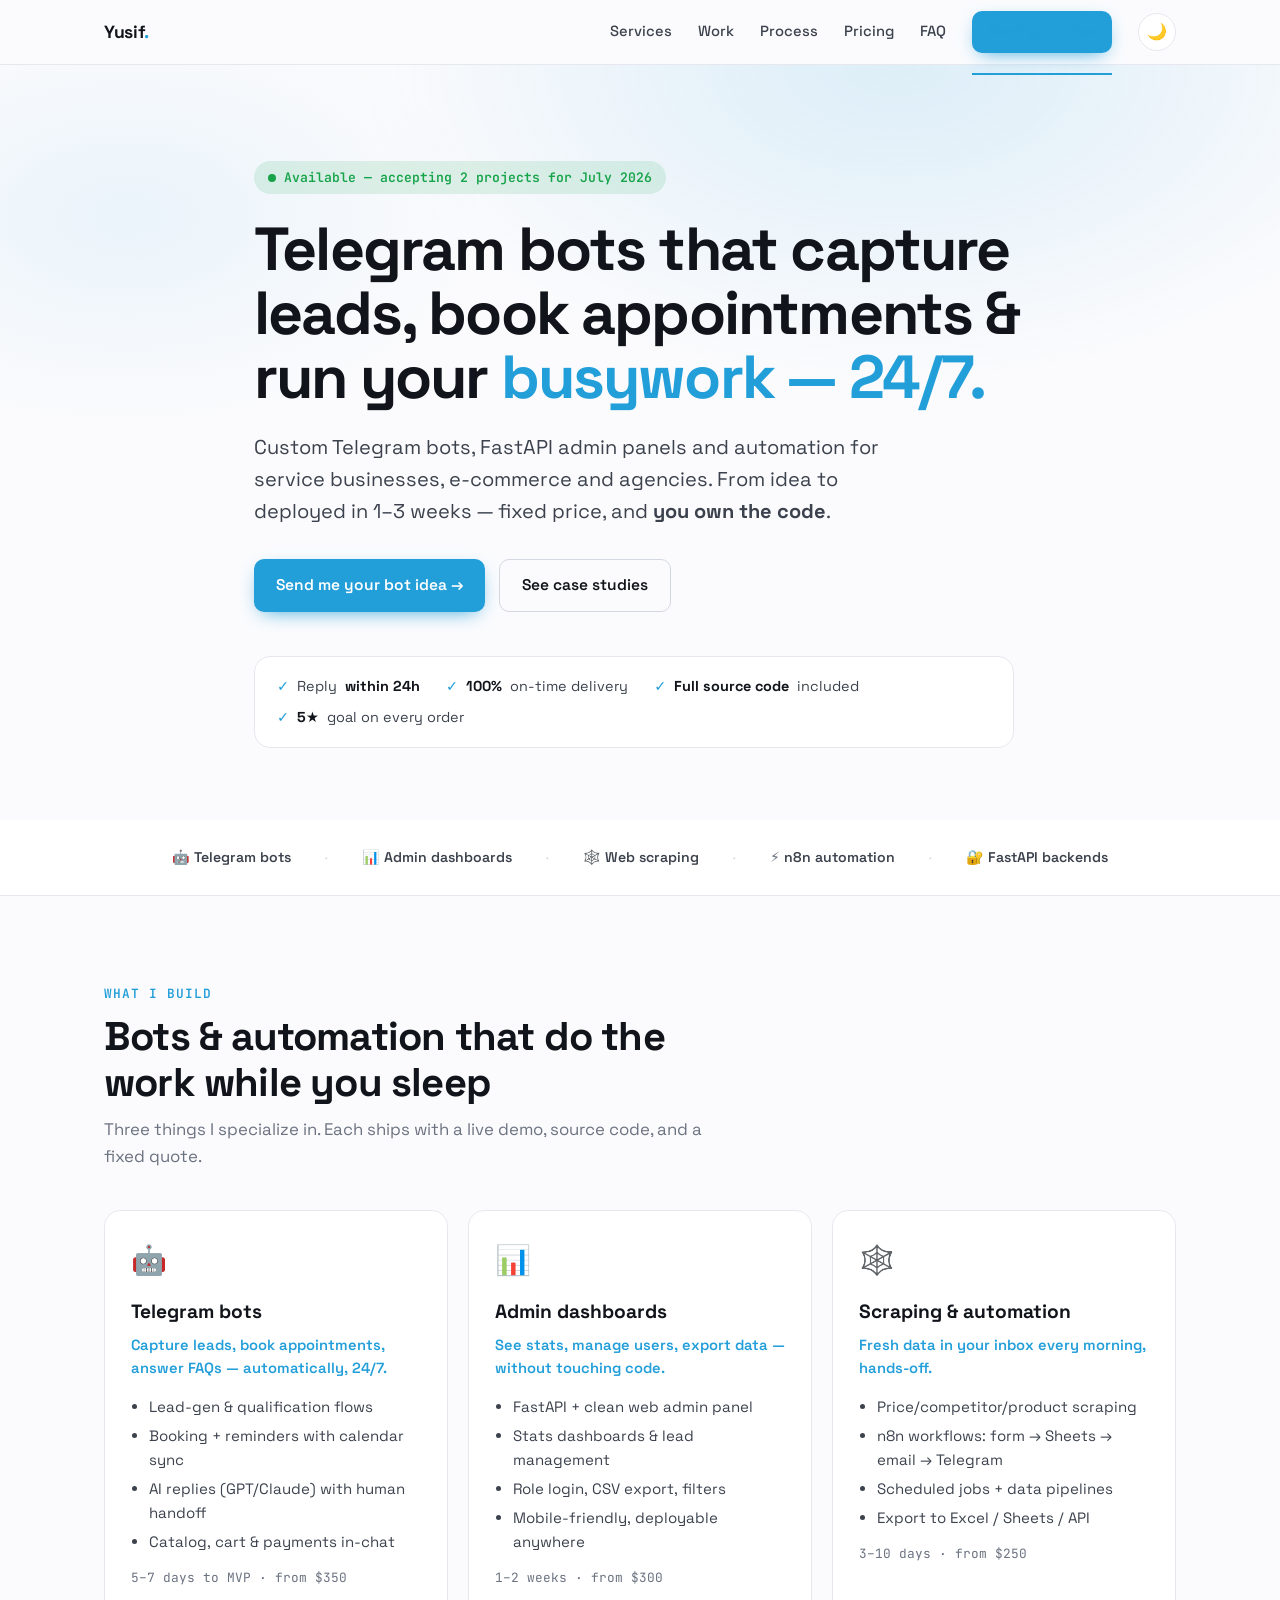
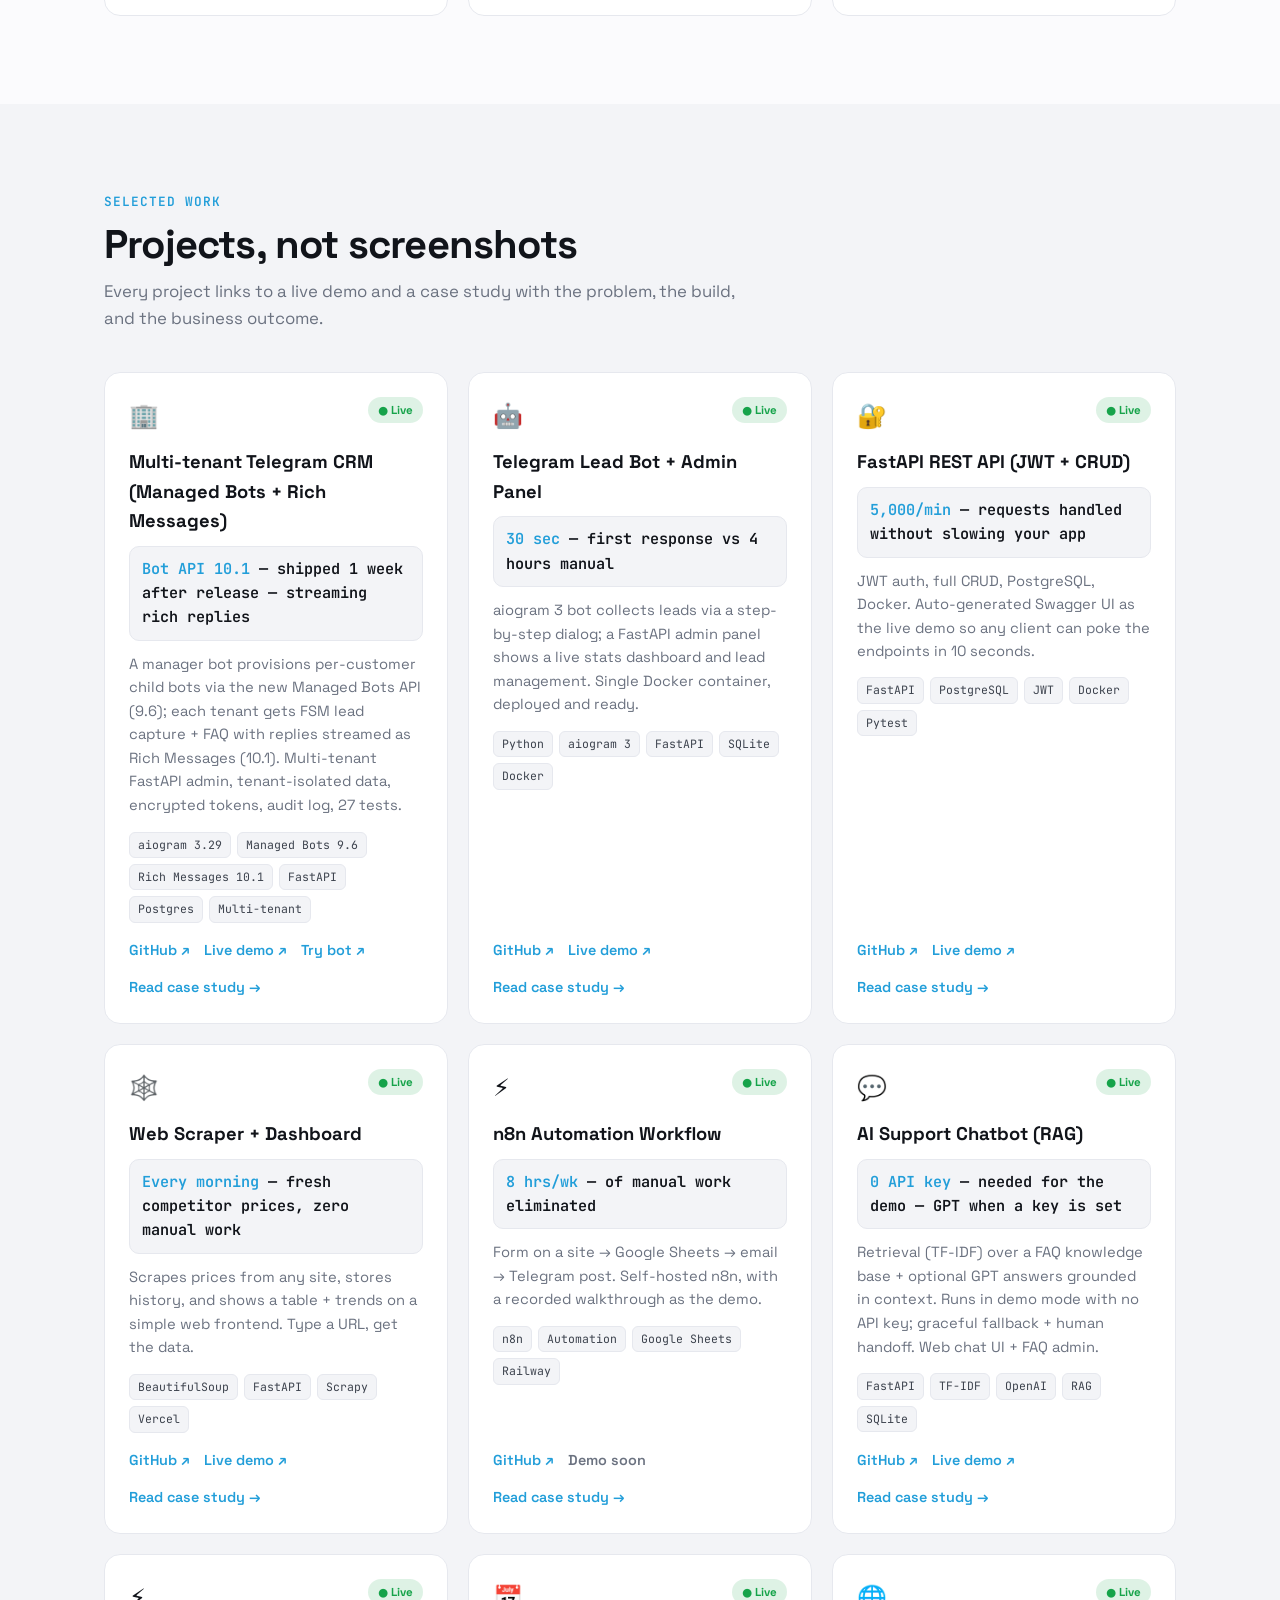
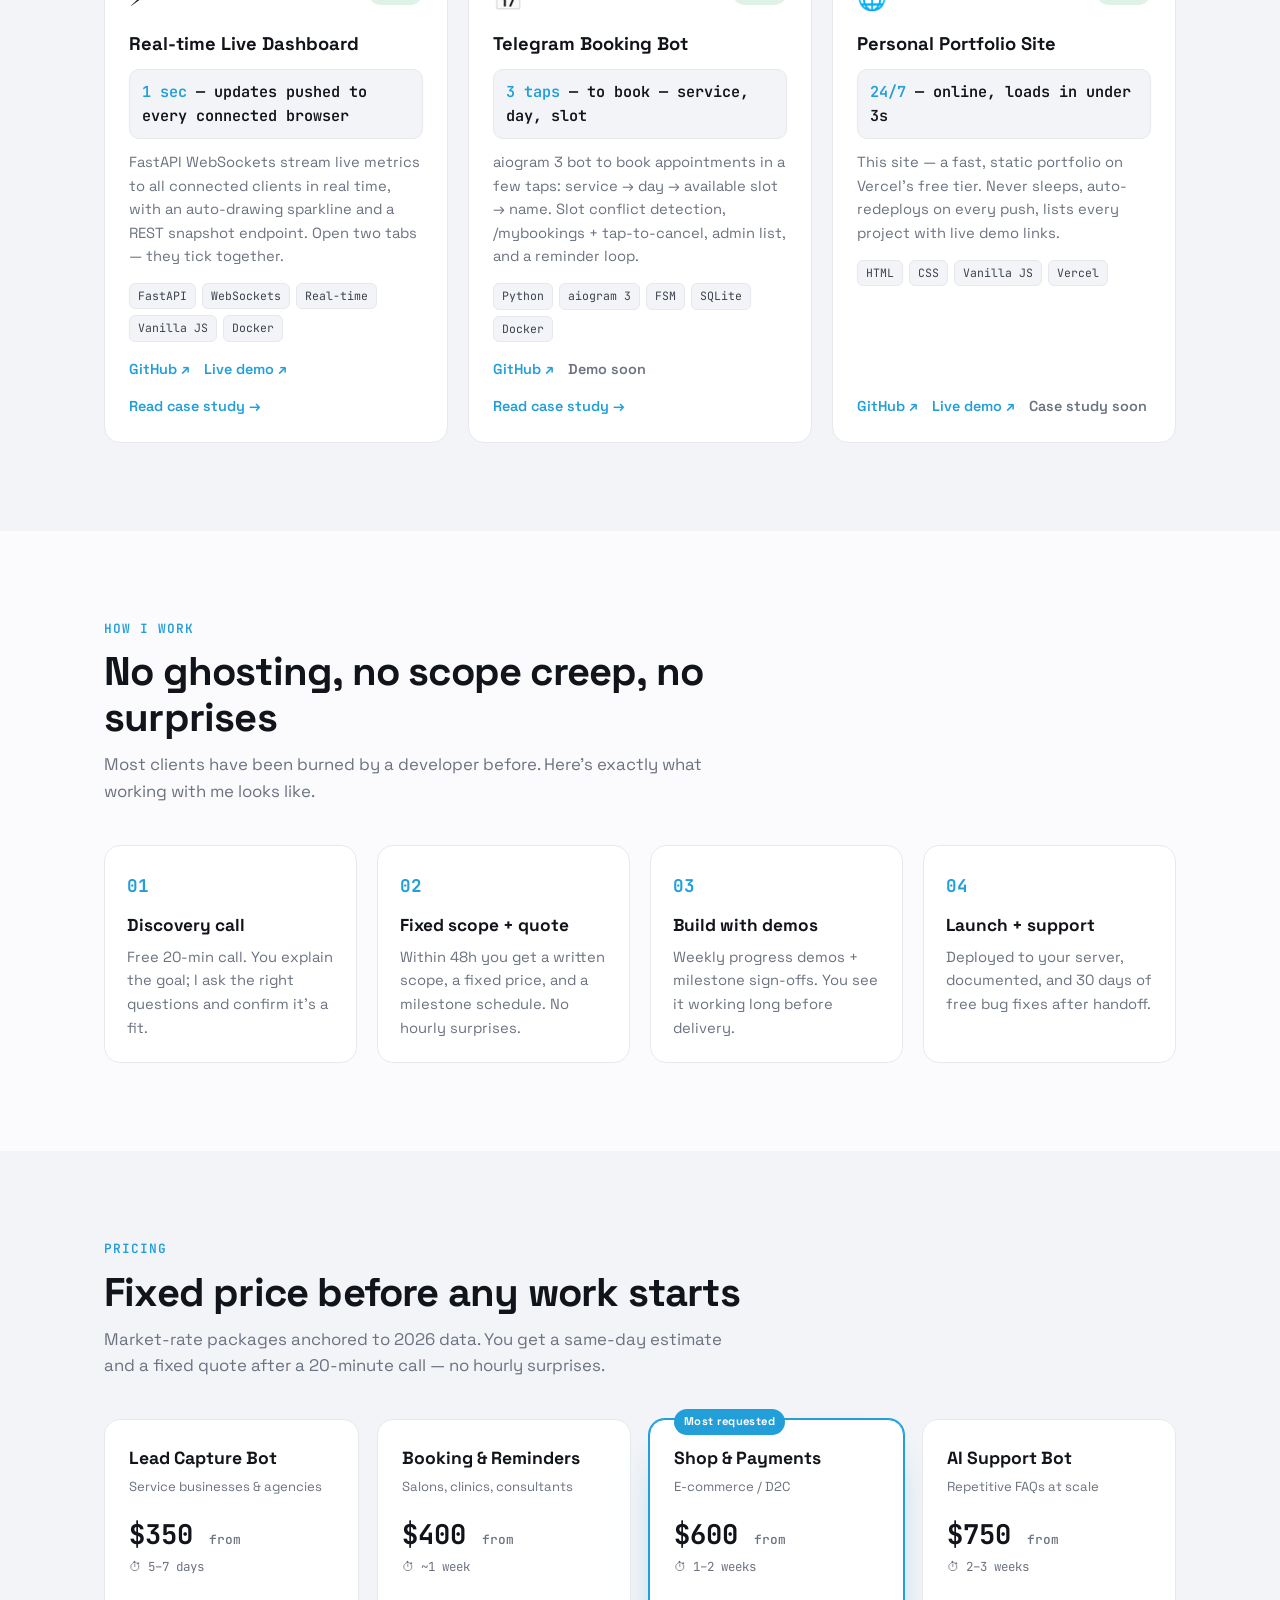
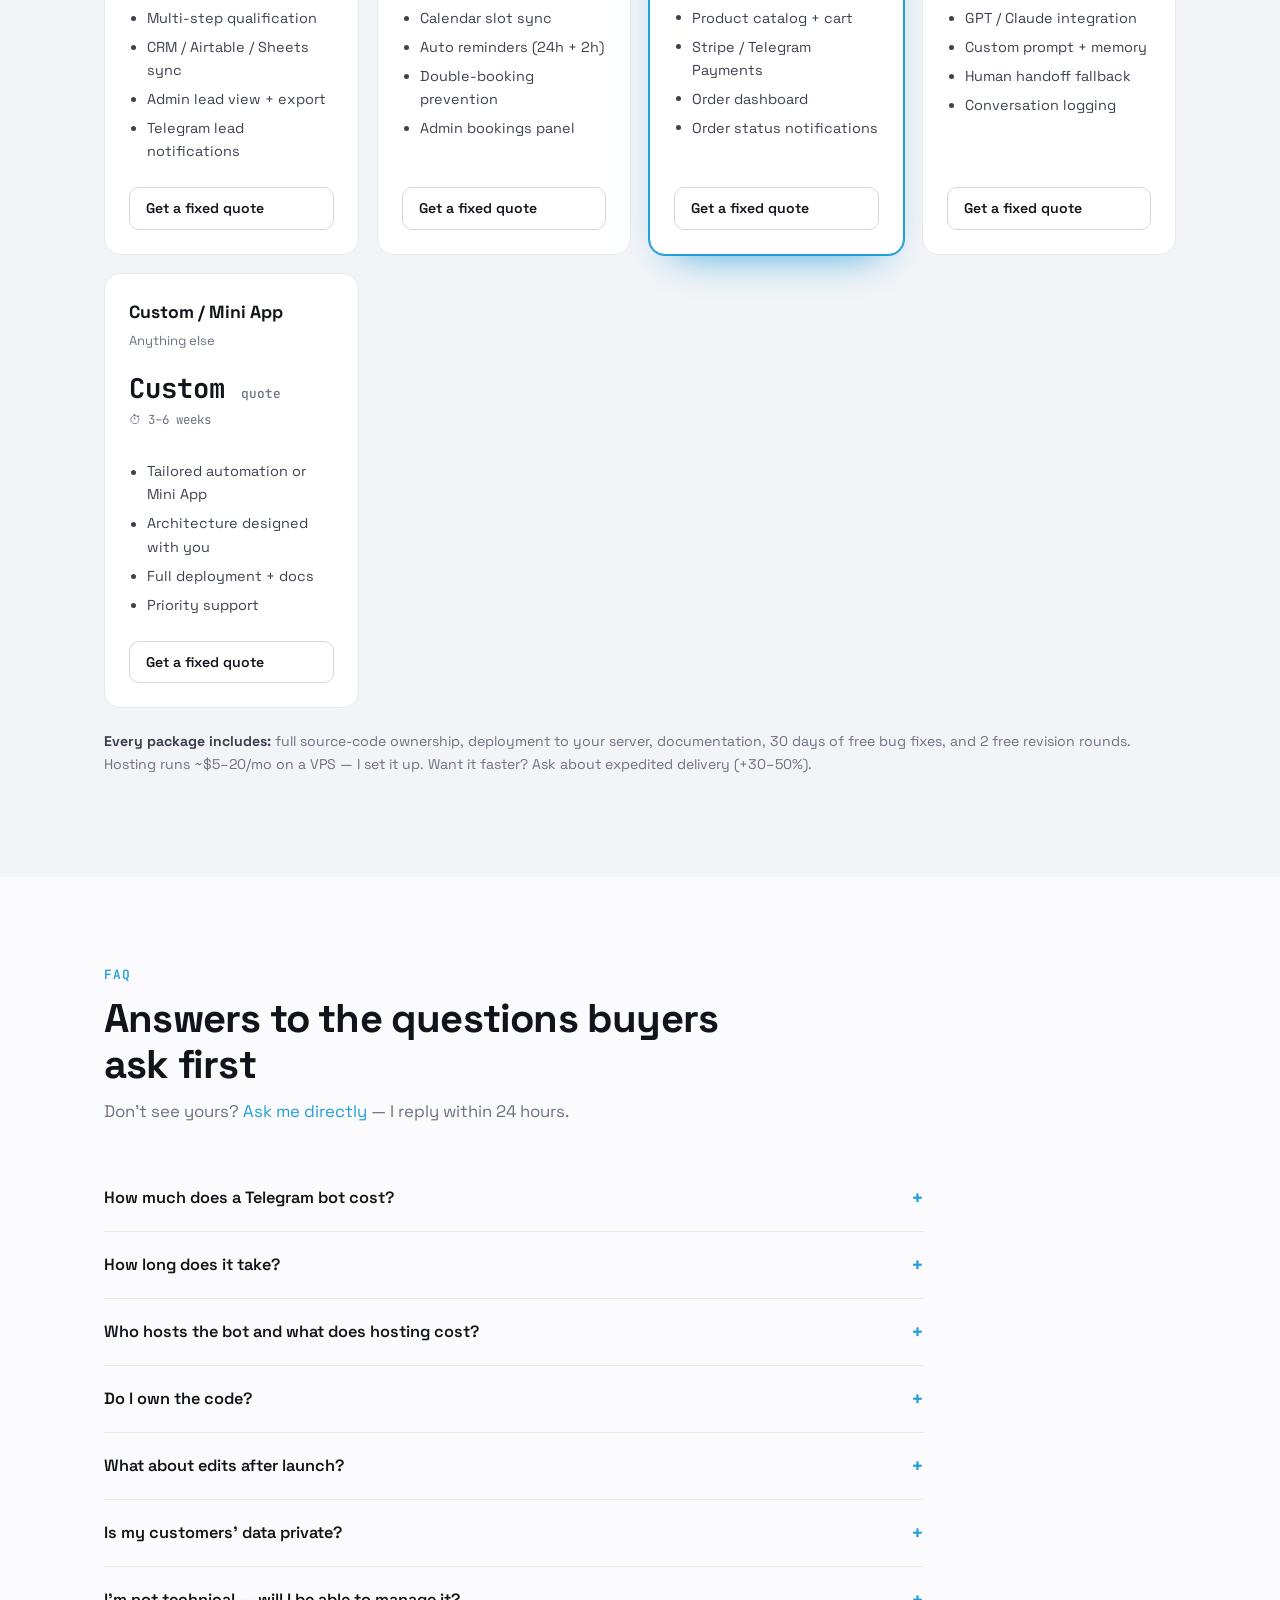
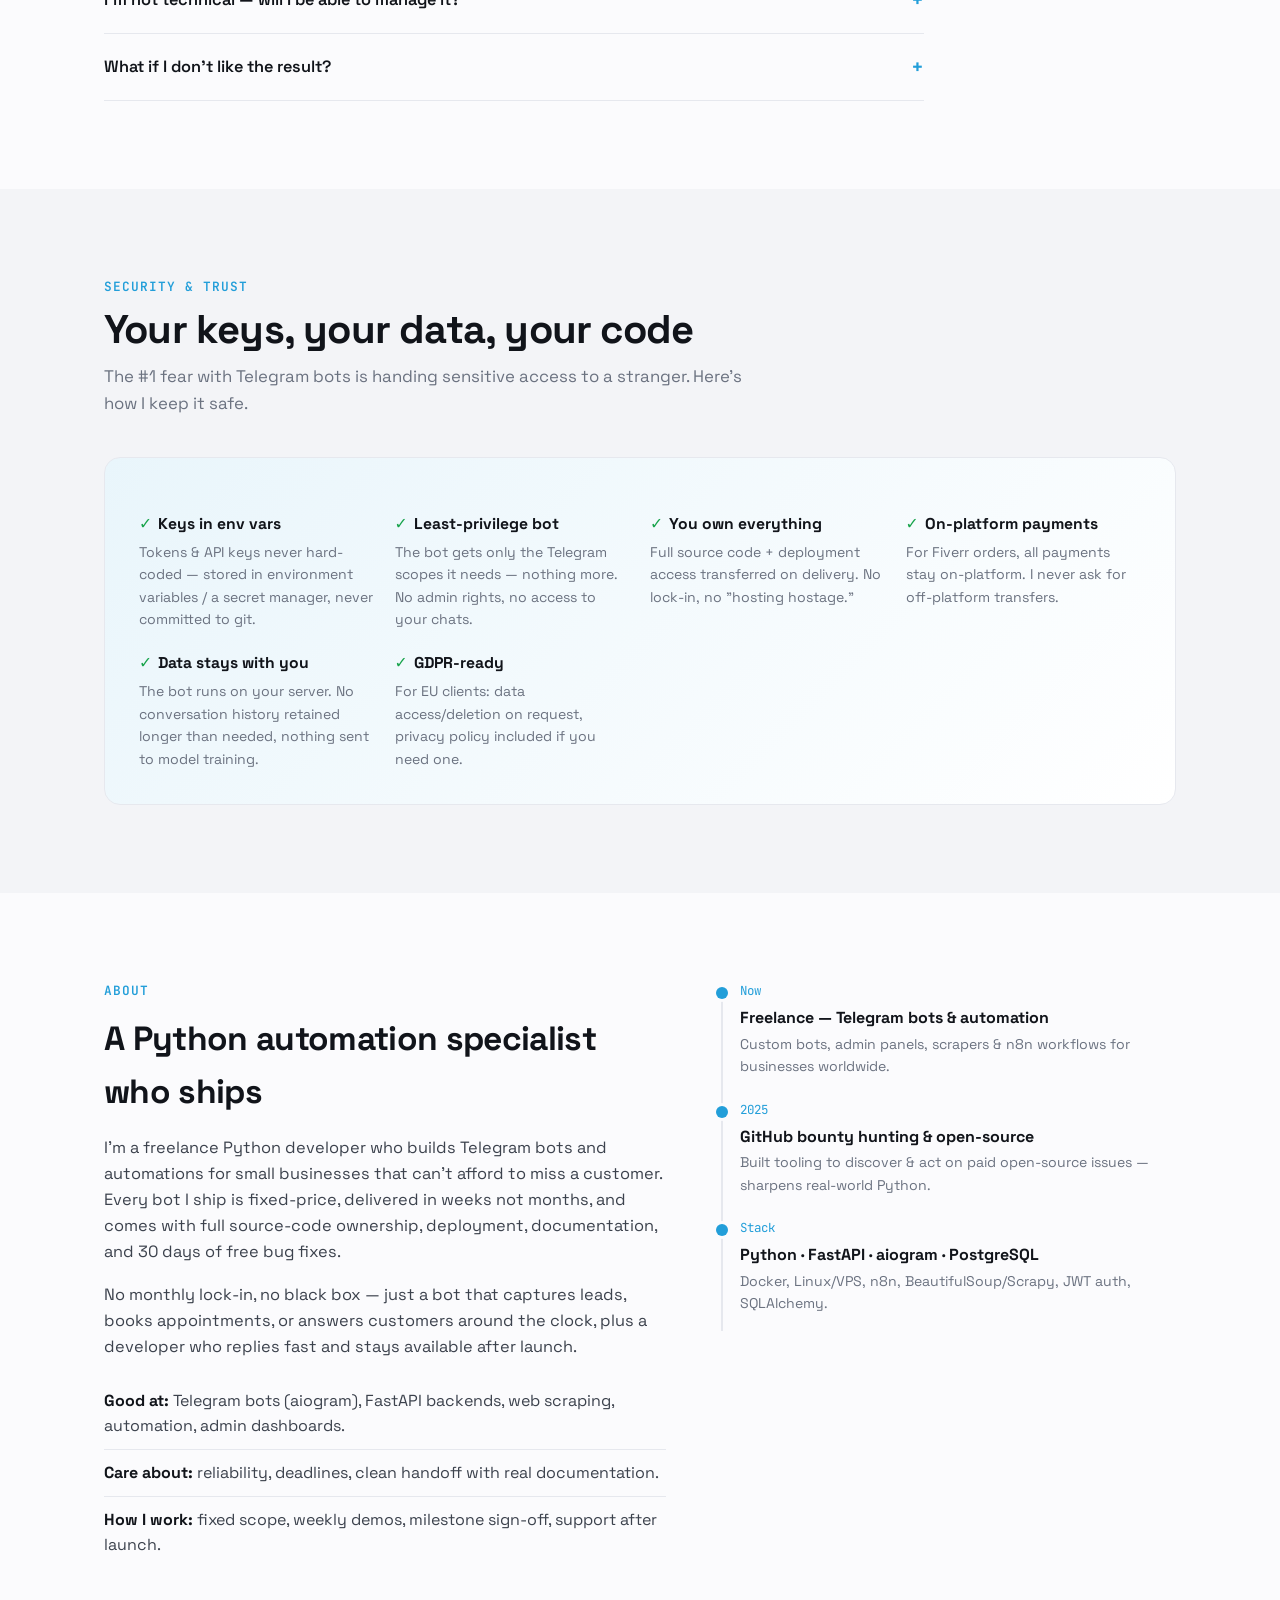
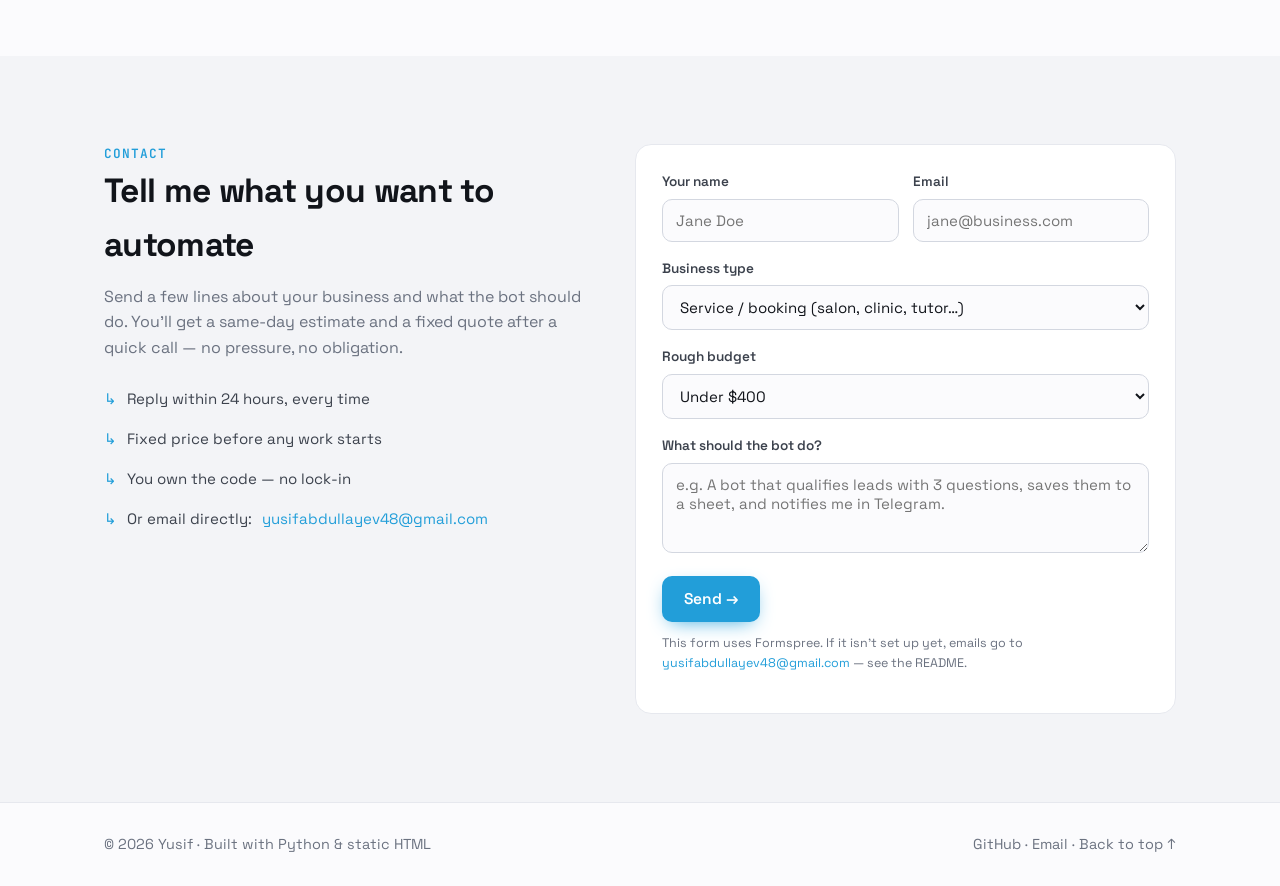
<file: index.html>
<!doctype html>
<html lang="ru" data-theme="light">
<head>
  <meta charset="utf-8">
  <meta name="viewport" content="width=device-width, initial-scale=1">
  <meta name="description" content="Telegram bots that capture leads, book appointments and run your busywork 24/7. Custom bots, FastAPI admin panels, web scraping & automation for businesses. Fixed price, you own the code.">
  <title>Yusif — Telegram Bots & Python Automation for Businesses</title>
  <link rel="preconnect" href="https://fonts.googleapis.com">
  <link rel="preconnect" href="https://fonts.gstatic.com" crossorigin>
  <link href="https://fonts.googleapis.com/css2?family=Space+Grotesk:wght@400;500;600;700&family=JetBrains+Mono:wght@400;500;600&display=swap" rel="stylesheet">
  <link rel="stylesheet" href="style.css">
</head>
<body>

  <!-- ============ NAV ============ -->
  <header class="nav">
    <div class="container nav__inner">
      <a class="nav__brand" href="#top">Yusif<span>.</span></a>
      <nav class="nav__links">
        <a href="#services">Services</a>
        <a href="#work">Work</a>
        <a href="#process">Process</a>
        <a href="#pricing">Pricing</a>
        <a href="#faq">FAQ</a>
        <a class="btn btn--primary btn--sm" href="#contact">Send your idea</a>
        <button class="theme-toggle" id="theme-toggle" aria-label="Toggle theme">🌙</button>
      </nav>
    </div>
  </header>

  <!-- ============ HERO ============ -->
  <section class="hero" id="top">
    <div class="hero__bg"></div>
    <div class="container hero__inner">
      <span class="hero__badge reveal"><span class="dot"></span> Available — accepting 2 projects for July 2026</span>
      <h1 class="reveal d1">Telegram bots that capture leads, book appointments &amp; run your <span class="accent">busywork — 24/7.</span></h1>
      <p class="hero__lead reveal d2">
        Custom Telegram bots, FastAPI admin panels and automation for service businesses,
        e-commerce and agencies. From idea to deployed in 1–3 weeks — fixed price,
        and <b>you own the code</b>.
      </p>
      <div class="hero__cta reveal d3">
        <a class="btn btn--primary" href="#contact">Send me your bot idea →</a>
        <a class="btn btn--ghost" href="#work">See case studies</a>
      </div>
      <div class="statsbar reveal d4" id="statsbar">
        <div class="statsbar__item"><span class="ic">✓</span> Reply <strong>within 24h</strong></div>
        <div class="statsbar__item"><span class="ic">✓</span> <strong>100%</strong> on-time delivery</div>
        <div class="statsbar__item"><span class="ic">✓</span> <strong>Full source code</strong> included</div>
        <div class="statsbar__item"><span class="ic">✓</span> <strong>5★</strong> goal on every order</div>
      </div>
    </div>
  </section>

  <!-- ============ TRUST STRIP ============ -->
  <section class="trust">
    <div class="container trust__inner">
      <span>🤖 <b>Telegram bots</b></span><span class="trust__sep">·</span>
      <span>📊 <b>Admin dashboards</b></span><span class="trust__sep">·</span>
      <span>🕸️ <b>Web scraping</b></span><span class="trust__sep">·</span>
      <span>⚡ <b>n8n automation</b></span><span class="trust__sep">·</span>
      <span>🔐 <b>FastAPI backends</b></span>
    </div>
  </section>

  <!-- ============ SERVICES ============ -->
  <section class="section" id="services">
    <div class="container">
      <div class="section__head reveal">
        <div class="section__tag">What I build</div>
        <h2>Bots &amp; automation that do the work while you sleep</h2>
        <p>Three things I specialize in. Each ships with a live demo, source code, and a fixed quote.</p>
      </div>
      <div class="grid-3" id="services-grid"></div>
    </div>
  </section>

  <!-- ============ WORK / CASE STUDIES ============ -->
  <section class="section section--soft" id="work">
    <div class="container">
      <div class="section__head reveal">
        <div class="section__tag">Selected work</div>
        <h2>Projects, not screenshots</h2>
        <p>Every project links to a live demo and a case study with the problem, the build, and the business outcome.</p>
      </div>
      <div class="projects-grid" id="projects-grid"></div>
    </div>
  </section>

  <!-- ============ PROCESS ============ -->
  <section class="section" id="process">
    <div class="container">
      <div class="section__head reveal">
        <div class="section__tag">How I work</div>
        <h2>No ghosting, no scope creep, no surprises</h2>
        <p>Most clients have been burned by a developer before. Here's exactly what working with me looks like.</p>
      </div>
      <div class="process" id="process-grid"></div>
    </div>
  </section>

  <!-- ============ PRICING ============ -->
  <section class="section section--soft" id="pricing">
    <div class="container">
      <div class="section__head reveal">
        <div class="section__tag">Pricing</div>
        <h2>Fixed price before any work starts</h2>
        <p>Market-rate packages anchored to 2026 data. You get a same-day estimate and a fixed quote after a 20-minute call — no hourly surprises.</p>
      </div>
      <div class="price-grid" id="price-grid"></div>
      <p class="price-note reveal">
        <b>Every package includes:</b> full source-code ownership, deployment to your server, documentation,
        30 days of free bug fixes, and 2 free revision rounds. Hosting runs ~$5–20/mo on a VPS — I set it up.
        Want it faster? Ask about expedited delivery (+30–50%).
      </p>
    </div>
  </section>

  <!-- ============ FAQ ============ -->
  <section class="section" id="faq">
    <div class="container">
      <div class="section__head reveal">
        <div class="section__tag">FAQ</div>
        <h2>Answers to the questions buyers ask first</h2>
        <p>Don't see yours? <a class="link--accent" href="#contact">Ask me directly</a> — I reply within 24 hours.</p>
      </div>
      <div class="faq" id="faq-list"></div>
    </div>
  </section>

  <!-- ============ SECURITY ============ -->
  <section class="section section--soft" id="security">
    <div class="container">
      <div class="section__head reveal">
        <div class="section__tag">Security &amp; trust</div>
        <h2>Your keys, your data, your code</h2>
        <p>The #1 fear with Telegram bots is handing sensitive access to a stranger. Here's how I keep it safe.</p>
      </div>
      <div class="security reveal">
        <div class="security__grid">
          <div class="security__item"><h4><span class="ic">✓</span>Keys in env vars</h4><p>Tokens &amp; API keys never hard-coded — stored in environment variables / a secret manager, never committed to git.</p></div>
          <div class="security__item"><h4><span class="ic">✓</span>Least-privilege bot</h4><p>The bot gets only the Telegram scopes it needs — nothing more. No admin rights, no access to your chats.</p></div>
          <div class="security__item"><h4><span class="ic">✓</span>You own everything</h4><p>Full source code + deployment access transferred on delivery. No lock-in, no "hosting hostage."</p></div>
          <div class="security__item"><h4><span class="ic">✓</span>On-platform payments</h4><p>For Fiverr orders, all payments stay on-platform. I never ask for off-platform transfers.</p></div>
          <div class="security__item"><h4><span class="ic">✓</span>Data stays with you</h4><p>The bot runs on your server. No conversation history retained longer than needed, nothing sent to model training.</p></div>
          <div class="security__item"><h4><span class="ic">✓</span>GDPR-ready</h4><p>For EU clients: data access/deletion on request, privacy policy included if you need one.</p></div>
        </div>
      </div>
    </div>
  </section>

  <!-- ============ ABOUT ============ -->
  <section class="section" id="about">
    <div class="container about">
      <div class="about__copy reveal">
        <div class="section__tag">About</div>
        <h2 style="font-size:clamp(1.6rem,3vw,2.1rem);font-weight:700;margin:10px 0 16px;letter-spacing:-.02em;">A Python automation specialist who ships</h2>
        <p>
          I'm a freelance Python developer who builds Telegram bots and automations for small
          businesses that can't afford to miss a customer. Every bot I ship is fixed-price, delivered
          in weeks not months, and comes with full source-code ownership, deployment, documentation,
          and 30 days of free bug fixes.
        </p>
        <p>
          No monthly lock-in, no black box — just a bot that captures leads, books appointments, or
          answers customers around the clock, plus a developer who replies fast and stays available
          after launch.
        </p>
        <ul class="about__bullets">
          <li><b>Good at:</b> Telegram bots (aiogram), FastAPI backends, web scraping, automation, admin dashboards.</li>
          <li><b>Care about:</b> reliability, deadlines, clean handoff with real documentation.</li>
          <li><b>How I work:</b> fixed scope, weekly demos, milestone sign-off, support after launch.</li>
        </ul>
      </div>
      <div class="reveal d2">
        <div class="timeline">
          <div class="timeline__item">
            <div class="timeline__when">Now</div>
            <h4>Freelance — Telegram bots &amp; automation</h4>
            <p>Custom bots, admin panels, scrapers &amp; n8n workflows for businesses worldwide.</p>
          </div>
          <div class="timeline__item">
            <div class="timeline__when">2025</div>
            <h4>GitHub bounty hunting &amp; open-source</h4>
            <p>Built tooling to discover &amp; act on paid open-source issues — sharpens real-world Python.</p>
          </div>
          <div class="timeline__item">
            <div class="timeline__when">Stack</div>
            <h4>Python · FastAPI · aiogram · PostgreSQL</h4>
            <p>Docker, Linux/VPS, n8n, BeautifulSoup/Scrapy, JWT auth, SQLAlchemy.</p>
          </div>
        </div>
      </div>
    </div>
  </section>

  <!-- ============ CONTACT ============ -->
  <section class="section section--soft" id="contact">
    <div class="container contact">
      <div class="contact__copy reveal">
        <div class="section__tag">Contact</div>
        <h2>Tell me what you want to automate</h2>
        <p>Send a few lines about your business and what the bot should do. You'll get a same-day estimate and a fixed quote after a quick call — no pressure, no obligation.</p>
        <ul class="contact__points">
          <li><span class="ic">↳</span> Reply within 24 hours, every time</li>
          <li><span class="ic">↳</span> Fixed price before any work starts</li>
          <li><span class="ic">↳</span> You own the code — no lock-in</li>
          <li><span class="ic">↳</span> Or email directly: <a class="link--accent" href="mailto:yusifabdullayev48@gmail.com">yusifabdullayev48@gmail.com</a></li>
        </ul>
      </div>
      <form class="form reveal d2" id="contact-form">
        <input type="hidden" name="_subject" value="New bot inquiry from portfolio">
        <div class="form__grid">
          <div class="form__row">
            <label for="f-name">Your name</label>
            <input id="f-name" name="name" type="text" required placeholder="Jane Doe">
          </div>
          <div class="form__row">
            <label for="f-email">Email</label>
            <input id="f-email" name="email" type="email" required placeholder="jane@business.com">
          </div>
        </div>
        <div class="form__row">
          <label for="f-type">Business type</label>
          <select id="f-type" name="business_type">
            <option>Service / booking (salon, clinic, tutor…)</option>
            <option>E-commerce / D2C</option>
            <option>Agency / lead generation</option>
            <option>SaaS / startup</option>
            <option>Other</option>
          </select>
        </div>
        <div class="form__row">
          <label for="f-budget">Rough budget</label>
          <select id="f-budget" name="budget">
            <option>Under $400</option>
            <option>$400 – $750</option>
            <option>$750 – $1,500</option>
            <option>$1,500+</option>
            <option>Not sure yet</option>
          </select>
        </div>
        <div class="form__row">
          <label for="f-idea">What should the bot do?</label>
          <textarea id="f-idea" name="idea" required placeholder="e.g. A bot that qualifies leads with 3 questions, saves them to a sheet, and notifies me in Telegram."></textarea>
        </div>
        <button class="btn btn--primary" type="submit" id="form-submit">Send →</button>
        <div class="form__msg" id="form-msg"></div>
        <p class="form__note">
          This form uses Formspree. If it isn't set up yet, emails go to
          <a href="mailto:yusifabdullayev48@gmail.com">yusifabdullayev48@gmail.com</a> — see the README.
        </p>
      </form>
    </div>
  </section>

  <!-- ============ FOOTER ============ -->
  <footer class="footer">
    <div class="container footer__inner">
      <span>© <span id="year"></span> Yusif · Built with Python &amp; static HTML</span>
      <span>
        <a href="https://github.com/yusizer" target="_blank" rel="noopener">GitHub</a> ·
        <a href="mailto:yusifabdullayev48@gmail.com">Email</a> ·
        <a href="#top">Back to top ↑</a>
      </span>
    </div>
  </footer>

  <script src="script.js"></script>
</body>
</html>
</file>
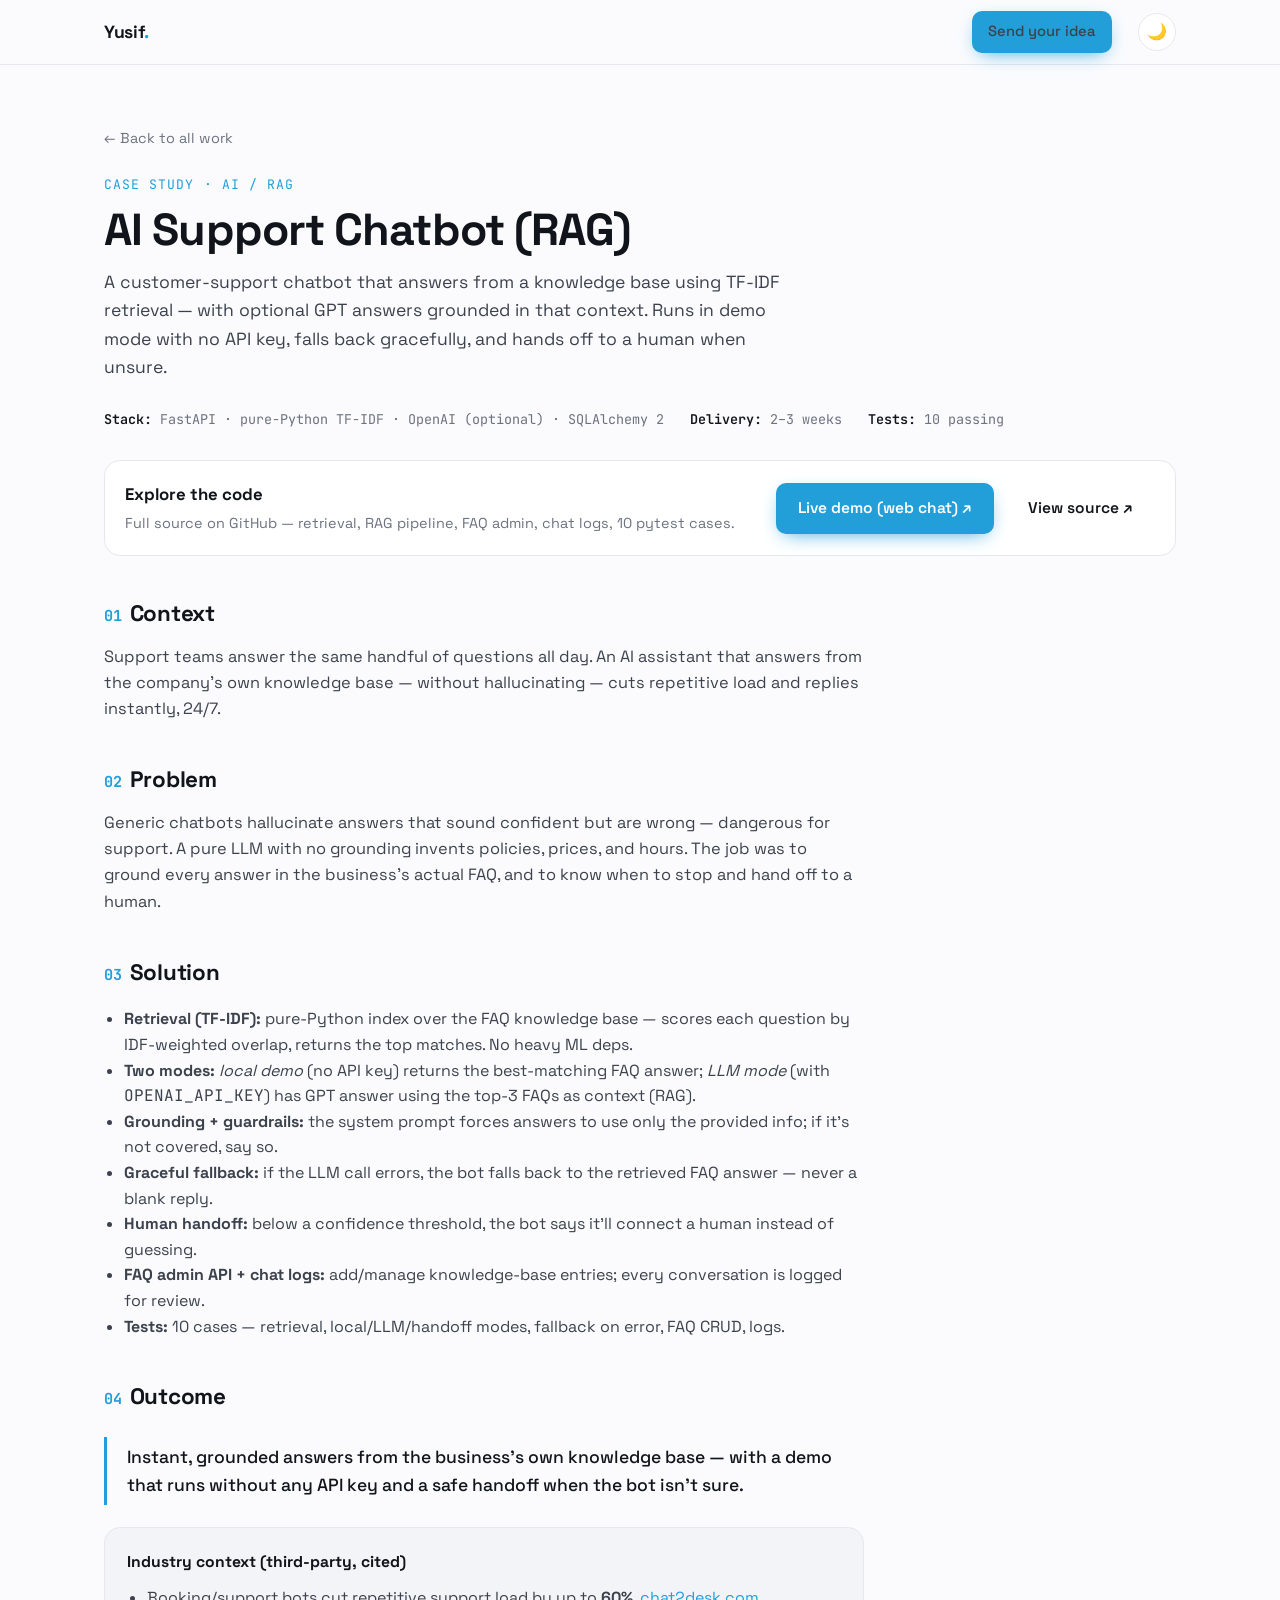
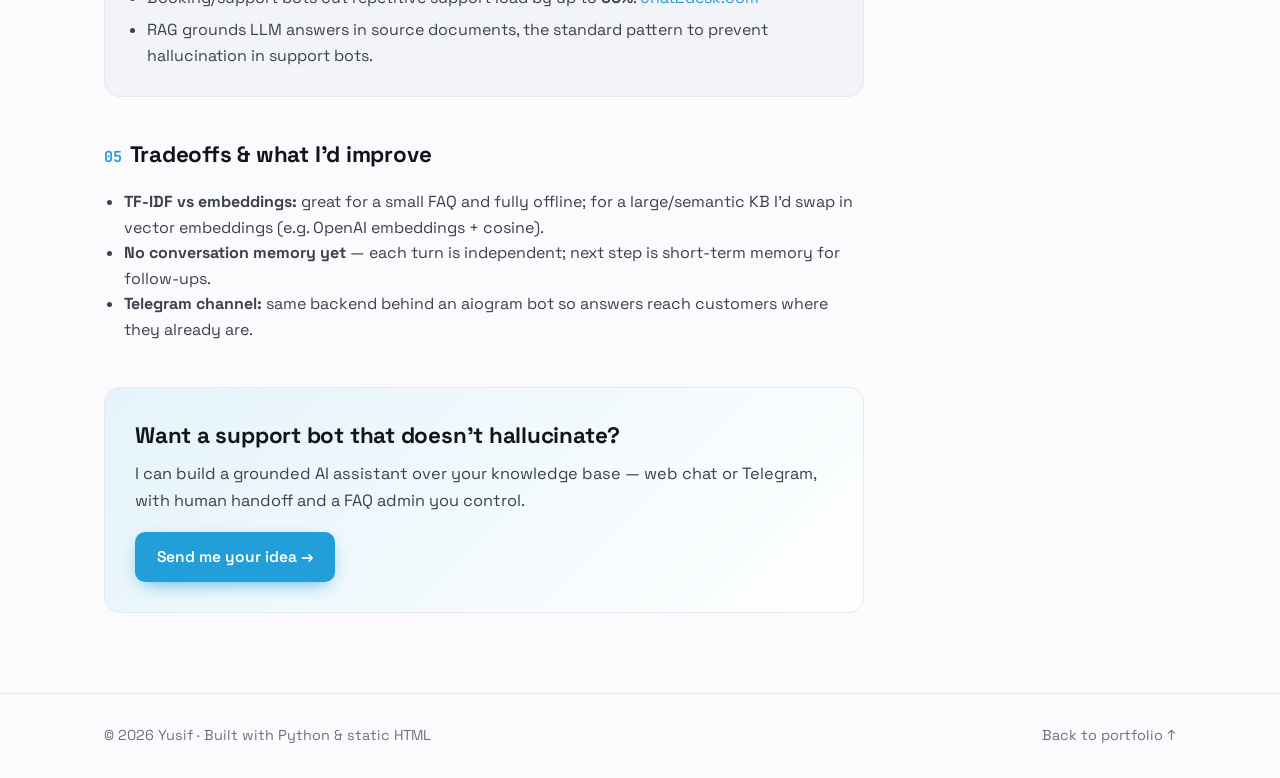
<file: projects/ai-support-chatbot.html>
<!doctype html>
<html lang="ru" data-theme="light">
<head>
  <meta charset="utf-8">
  <meta name="viewport" content="width=device-width, initial-scale=1">
  <meta name="description" content="Case study: AI support chatbot with TF-IDF retrieval and optional GPT grounding (RAG).">
  <title>Case study — AI Support Chatbot (RAG) · Yusif</title>
  <link rel="preconnect" href="https://fonts.googleapis.com">
  <link rel="preconnect" href="https://fonts.gstatic.com" crossorigin>
  <link href="https://fonts.googleapis.com/css2?family=Space+Grotesk:wght@400;500;600;700&family=JetBrains+Mono:wght@400;500;600&display=swap" rel="stylesheet">
  <link rel="stylesheet" href="../style.css">
</head>
<body>
  <header class="nav">
    <div class="container nav__inner">
      <a class="nav__brand" href="../index.html">Yusif<span>.</span></a>
      <nav class="nav__links">
        <a class="btn btn--primary btn--sm" href="../index.html#contact">Send your idea</a>
        <button class="theme-toggle" id="theme-toggle" aria-label="Toggle theme">🌙</button>
      </nav>
    </div>
  </header>

  <section class="case">
    <div class="container">
      <a class="case__back" href="../index.html#work">← Back to all work</a>
      <div class="case__head__tag">Case study · AI / RAG</div>
      <h1>AI Support Chatbot (RAG)</h1>
      <p class="case__sub">A customer-support chatbot that answers from a knowledge base using TF-IDF retrieval — with optional GPT answers grounded in that context. Runs in demo mode with no API key, falls back gracefully, and hands off to a human when unsure.</p>
      <div class="case__meta">
        <span><b>Stack:</b> FastAPI · pure-Python TF-IDF · OpenAI (optional) · SQLAlchemy 2</span>
        <span><b>Delivery:</b> 2–3 weeks</span>
        <span><b>Tests:</b> 10 passing</span>
      </div>

      <div class="case__demo">
        <div class="case__demo__left">
          <h3>Explore the code</h3>
          <p>Full source on GitHub — retrieval, RAG pipeline, FAQ admin, chat logs, 10 pytest cases.</p>
        </div>
        <div style="display:flex;gap:12px;flex-wrap:wrap;">
          <a class="btn btn--primary" href="https://ai-support-chatbot-re9h.onrender.com/" target="_blank" rel="noopener">Live demo (web chat) ↗</a>
          <a class="btn" href="https://github.com/yusizer/ai-support-chatbot" target="_blank" rel="noopener">View source ↗</a>
        </div>
      </div>

      <div class="case__body">
        <h2><span class="num">01</span>Context</h2>
        <p>Support teams answer the same handful of questions all day. An AI assistant that answers from the company's own knowledge base — without hallucinating — cuts repetitive load and replies instantly, 24/7.</p>

        <h2><span class="num">02</span>Problem</h2>
        <p>Generic chatbots hallucinate answers that sound confident but are wrong — dangerous for support. A pure LLM with no grounding invents policies, prices, and hours. The job was to ground every answer in the business's actual FAQ, and to know when to stop and hand off to a human.</p>

        <h2><span class="num">03</span>Solution</h2>
        <ul>
          <li><b>Retrieval (TF-IDF):</b> pure-Python index over the FAQ knowledge base — scores each question by IDF-weighted overlap, returns the top matches. No heavy ML deps.</li>
          <li><b>Two modes:</b> <i>local demo</i> (no API key) returns the best-matching FAQ answer; <i>LLM mode</i> (with <code class="mono">OPENAI_API_KEY</code>) has GPT answer using the top-3 FAQs as context (RAG).</li>
          <li><b>Grounding + guardrails:</b> the system prompt forces answers to use only the provided info; if it's not covered, say so.</li>
          <li><b>Graceful fallback:</b> if the LLM call errors, the bot falls back to the retrieved FAQ answer — never a blank reply.</li>
          <li><b>Human handoff:</b> below a confidence threshold, the bot says it'll connect a human instead of guessing.</li>
          <li><b>FAQ admin API + chat logs:</b> add/manage knowledge-base entries; every conversation is logged for review.</li>
          <li><b>Tests:</b> 10 cases — retrieval, local/LLM/handoff modes, fallback on error, FAQ CRUD, logs.</li>
        </ul>

        <h2><span class="num">04</span>Outcome</h2>
        <div class="case__pull">Instant, grounded answers from the business's own knowledge base — with a demo that runs without any API key and a safe handoff when the bot isn't sure.</div>
        <div class="case__bench">
          <h4>Industry context (third-party, cited)</h4>
          <ul>
            <li>Booking/support bots cut repetitive support load by up to <b>60%</b>. <a href="https://chat2desk.com/en/blog/cases/a-whatsapp-chatbot-confirms-60-of-appointments-without-calling-a-case-study-of-chat2desk-and-chatme-ai" target="_blank" rel="noopener">chat2desk.com</a></li>
            <li>RAG grounds LLM answers in source documents, the standard pattern to prevent hallucination in support bots.</li>
          </ul>
        </div>

        <h2><span class="num">05</span>Tradeoffs &amp; what I'd improve</h2>
        <ul>
          <li><b>TF-IDF vs embeddings:</b> great for a small FAQ and fully offline; for a large/semantic KB I'd swap in vector embeddings (e.g. OpenAI embeddings + cosine).</li>
          <li><b>No conversation memory yet</b> — each turn is independent; next step is short-term memory for follow-ups.</li>
          <li><b>Telegram channel:</b> same backend behind an aiogram bot so answers reach customers where they already are.</li>
        </ul>

        <div class="case__cta">
          <h2 style="margin:0 0 8px;border:0;">Want a support bot that doesn't hallucinate?</h2>
          <p style="margin:0 0 18px;color:var(--text-soft);">I can build a grounded AI assistant over your knowledge base — web chat or Telegram, with human handoff and a FAQ admin you control.</p>
          <a class="btn btn--primary" href="../index.html#contact">Send me your idea →</a>
        </div>
      </div>
    </div>
  </section>

  <footer class="footer">
    <div class="container footer__inner">
      <span>© <span id="year"></span> Yusif · Built with Python &amp; static HTML</span>
      <span><a href="../index.html">Back to portfolio ↑</a></span>
    </div>
  </footer>
  <script src="../case-nav.js"></script>
</body>
</html>
</file>
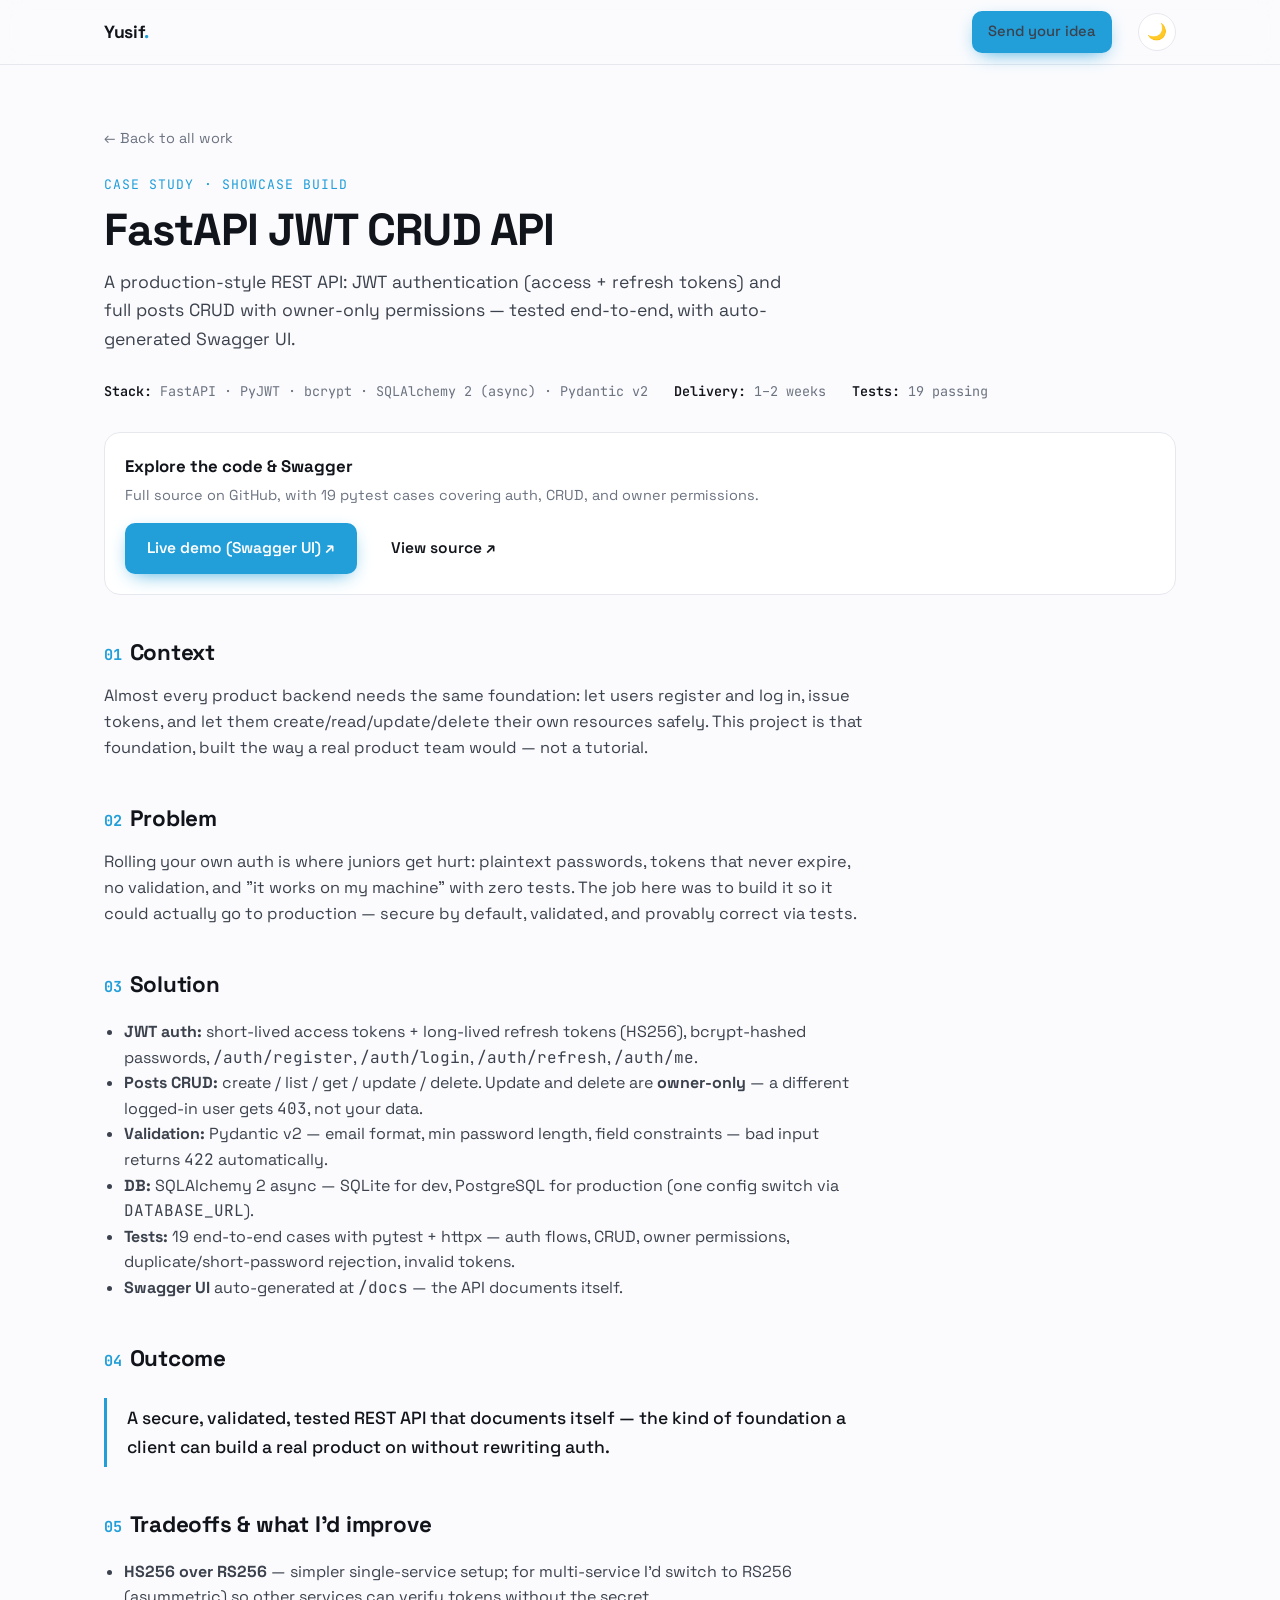
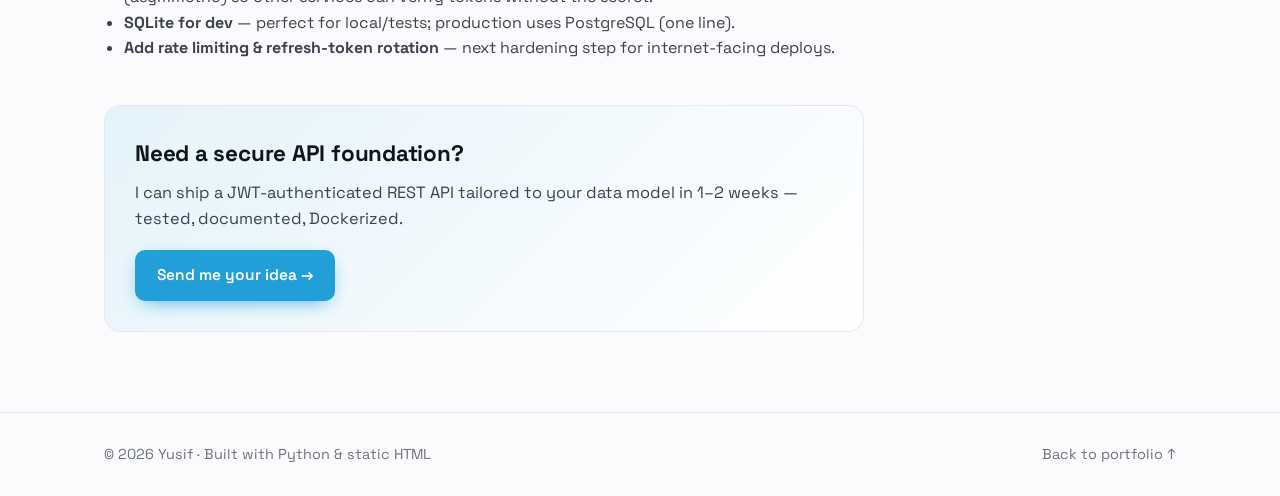
<file: projects/fastapi-jwt-crud.html>
<!doctype html>
<html lang="ru" data-theme="light">
<head>
  <meta charset="utf-8">
  <meta name="viewport" content="width=device-width, initial-scale=1">
  <meta name="description" content="Case study: production-style FastAPI REST API with JWT auth and posts CRUD.">
  <title>Case study — FastAPI JWT CRUD API · Yusif</title>
  <link rel="preconnect" href="https://fonts.googleapis.com">
  <link rel="preconnect" href="https://fonts.gstatic.com" crossorigin>
  <link href="https://fonts.googleapis.com/css2?family=Space+Grotesk:wght@400;500;600;700&family=JetBrains+Mono:wght@400;500;600&display=swap" rel="stylesheet">
  <link rel="stylesheet" href="../style.css">
</head>
<body>
  <header class="nav">
    <div class="container nav__inner">
      <a class="nav__brand" href="../index.html">Yusif<span>.</span></a>
      <nav class="nav__links">
        <a class="btn btn--primary btn--sm" href="../index.html#contact">Send your idea</a>
        <button class="theme-toggle" id="theme-toggle" aria-label="Toggle theme">🌙</button>
      </nav>
    </div>
  </header>

  <section class="case">
    <div class="container">
      <a class="case__back" href="../index.html#work">← Back to all work</a>
      <div class="case__head__tag">Case study · Showcase build</div>
      <h1>FastAPI JWT CRUD API</h1>
      <p class="case__sub">A production-style REST API: JWT authentication (access + refresh tokens) and full posts CRUD with owner-only permissions — tested end-to-end, with auto-generated Swagger UI.</p>
      <div class="case__meta">
        <span><b>Stack:</b> FastAPI · PyJWT · bcrypt · SQLAlchemy 2 (async) · Pydantic v2</span>
        <span><b>Delivery:</b> 1–2 weeks</span>
        <span><b>Tests:</b> 19 passing</span>
      </div>

      <div class="case__demo">
        <div class="case__demo__left">
          <h3>Explore the code & Swagger</h3>
          <p>Full source on GitHub, with 19 pytest cases covering auth, CRUD, and owner permissions.</p>
        </div>
        <div style="display:flex;gap:12px;flex-wrap:wrap;">
          <a class="btn btn--primary" href="https://fastapi-jwt-crud.onrender.com/docs" target="_blank" rel="noopener">Live demo (Swagger UI) ↗</a>
          <a class="btn" href="https://github.com/yusizer/fastapi-jwt-crud" target="_blank" rel="noopener">View source ↗</a>
        </div>
      </div>

      <div class="case__body">
        <h2><span class="num">01</span>Context</h2>
        <p>Almost every product backend needs the same foundation: let users register and log in, issue tokens, and let them create/read/update/delete their own resources safely. This project is that foundation, built the way a real product team would — not a tutorial.</p>

        <h2><span class="num">02</span>Problem</h2>
        <p>Rolling your own auth is where juniors get hurt: plaintext passwords, tokens that never expire, no validation, and "it works on my machine" with zero tests. The job here was to build it so it could actually go to production — secure by default, validated, and provably correct via tests.</p>

        <h2><span class="num">03</span>Solution</h2>
        <ul>
          <li><b>JWT auth:</b> short-lived access tokens + long-lived refresh tokens (HS256), bcrypt-hashed passwords, <code class="mono">/auth/register</code>, <code class="mono">/auth/login</code>, <code class="mono">/auth/refresh</code>, <code class="mono">/auth/me</code>.</li>
          <li><b>Posts CRUD:</b> create / list / get / update / delete. Update and delete are <b>owner-only</b> — a different logged-in user gets <code class="mono">403</code>, not your data.</li>
          <li><b>Validation:</b> Pydantic v2 — email format, min password length, field constraints — bad input returns <code class="mono">422</code> automatically.</li>
          <li><b>DB:</b> SQLAlchemy 2 async — SQLite for dev, PostgreSQL for production (one config switch via <code class="mono">DATABASE_URL</code>).</li>
          <li><b>Tests:</b> 19 end-to-end cases with pytest + httpx — auth flows, CRUD, owner permissions, duplicate/short-password rejection, invalid tokens.</li>
          <li><b>Swagger UI</b> auto-generated at <code class="mono">/docs</code> — the API documents itself.</li>
        </ul>

        <h2><span class="num">04</span>Outcome</h2>
        <div class="case__pull">A secure, validated, tested REST API that documents itself — the kind of foundation a client can build a real product on without rewriting auth.</div>

        <h2><span class="num">05</span>Tradeoffs &amp; what I'd improve</h2>
        <ul>
          <li><b>HS256 over RS256</b> — simpler single-service setup; for multi-service I'd switch to RS256 (asymmetric) so other services can verify tokens without the secret.</li>
          <li><b>SQLite for dev</b> — perfect for local/tests; production uses PostgreSQL (one line).</li>
          <li><b>Add rate limiting &amp; refresh-token rotation</b> — next hardening step for internet-facing deploys.</li>
        </ul>

        <div class="case__cta">
          <h2 style="margin:0 0 8px;border:0;">Need a secure API foundation?</h2>
          <p style="margin:0 0 18px;color:var(--text-soft);">I can ship a JWT-authenticated REST API tailored to your data model in 1–2 weeks — tested, documented, Dockerized.</p>
          <a class="btn btn--primary" href="../index.html#contact">Send me your idea →</a>
        </div>
      </div>
    </div>
  </section>

  <footer class="footer">
    <div class="container footer__inner">
      <span>© <span id="year"></span> Yusif · Built with Python &amp; static HTML</span>
      <span><a href="../index.html">Back to portfolio ↑</a></span>
    </div>
  </footer>
  <script src="../case-nav.js"></script>
</body>
</html>
</file>
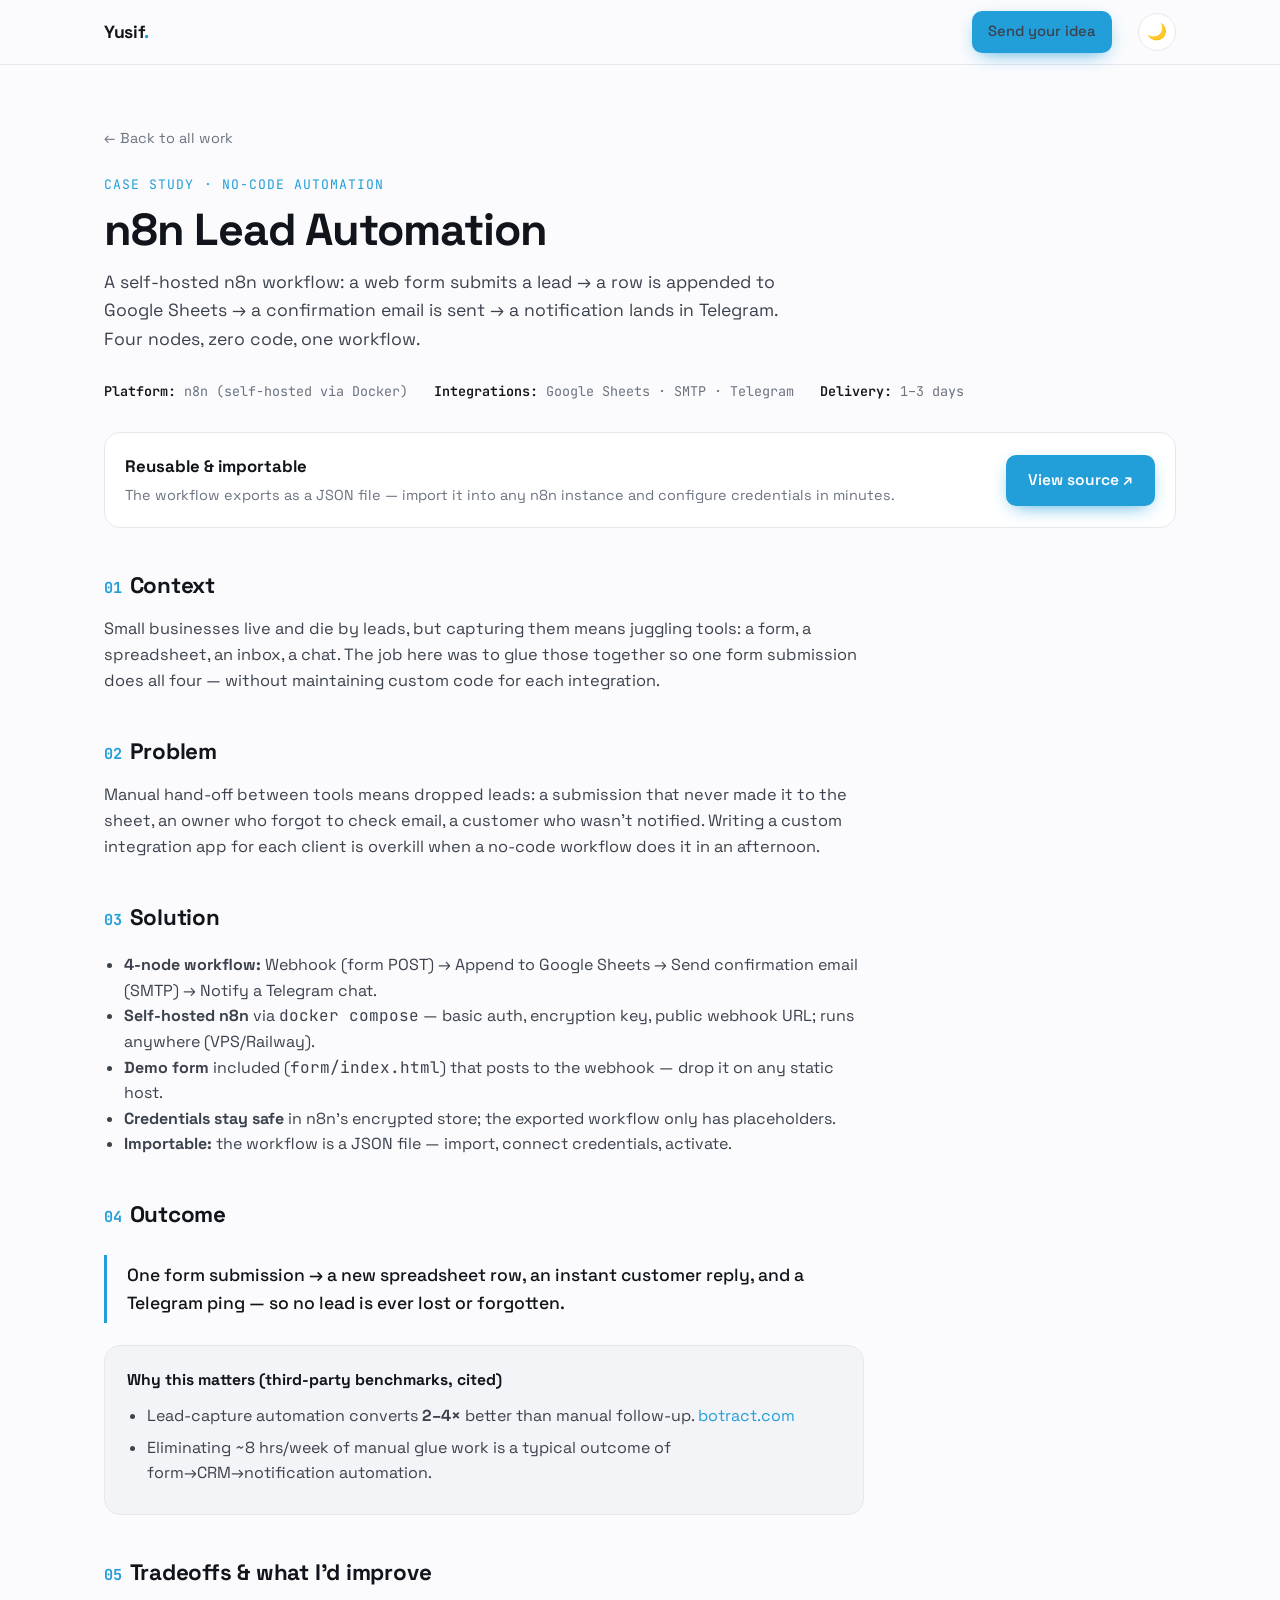
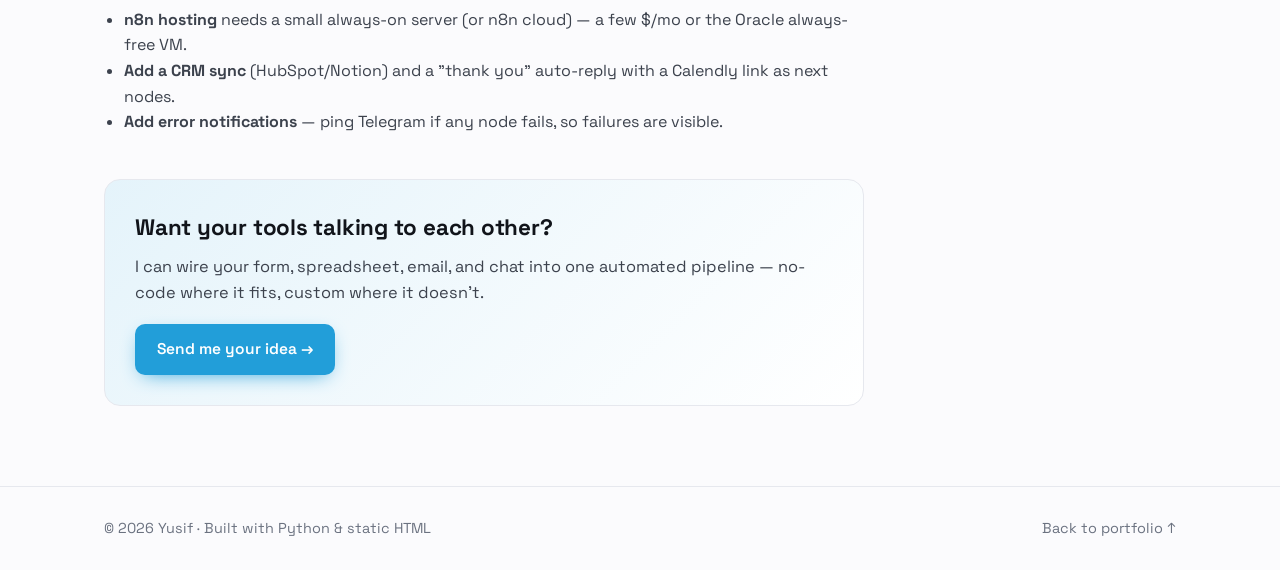
<file: projects/n8n-lead-automation.html>
<!doctype html>
<html lang="ru" data-theme="light">
<head>
  <meta charset="utf-8">
  <meta name="viewport" content="width=device-width, initial-scale=1">
  <meta name="description" content="Case study: n8n automation workflow — form → Google Sheets → email → Telegram.">
  <title>Case study — n8n Lead Automation · Yusif</title>
  <link rel="preconnect" href="https://fonts.googleapis.com">
  <link rel="preconnect" href="https://fonts.gstatic.com" crossorigin>
  <link href="https://fonts.googleapis.com/css2?family=Space+Grotesk:wght@400;500;600;700&family=JetBrains+Mono:wght@400;500;600&display=swap" rel="stylesheet">
  <link rel="stylesheet" href="../style.css">
</head>
<body>
  <header class="nav">
    <div class="container nav__inner">
      <a class="nav__brand" href="../index.html">Yusif<span>.</span></a>
      <nav class="nav__links">
        <a class="btn btn--primary btn--sm" href="../index.html#contact">Send your idea</a>
        <button class="theme-toggle" id="theme-toggle" aria-label="Toggle theme">🌙</button>
      </nav>
    </div>
  </header>

  <section class="case">
    <div class="container">
      <a class="case__back" href="../index.html#work">← Back to all work</a>
      <div class="case__head__tag">Case study · No-code automation</div>
      <h1>n8n Lead Automation</h1>
      <p class="case__sub">A self-hosted n8n workflow: a web form submits a lead → a row is appended to Google Sheets → a confirmation email is sent → a notification lands in Telegram. Four nodes, zero code, one workflow.</p>
      <div class="case__meta">
        <span><b>Platform:</b> n8n (self-hosted via Docker)</span>
        <span><b>Integrations:</b> Google Sheets · SMTP · Telegram</span>
        <span><b>Delivery:</b> 1–3 days</span>
      </div>

      <div class="case__demo">
        <div class="case__demo__left">
          <h3>Reusable &amp; importable</h3>
          <p>The workflow exports as a JSON file — import it into any n8n instance and configure credentials in minutes.</p>
        </div>
        <div style="display:flex;gap:12px;flex-wrap:wrap;">
          <a class="btn btn--primary" href="https://github.com/yusizer/n8n-lead-automation" target="_blank" rel="noopener">View source ↗</a>
        </div>
      </div>

      <div class="case__body">
        <h2><span class="num">01</span>Context</h2>
        <p>Small businesses live and die by leads, but capturing them means juggling tools: a form, a spreadsheet, an inbox, a chat. The job here was to glue those together so one form submission does all four — without maintaining custom code for each integration.</p>

        <h2><span class="num">02</span>Problem</h2>
        <p>Manual hand-off between tools means dropped leads: a submission that never made it to the sheet, an owner who forgot to check email, a customer who wasn't notified. Writing a custom integration app for each client is overkill when a no-code workflow does it in an afternoon.</p>

        <h2><span class="num">03</span>Solution</h2>
        <ul>
          <li><b>4-node workflow:</b> Webhook (form POST) → Append to Google Sheets → Send confirmation email (SMTP) → Notify a Telegram chat.</li>
          <li><b>Self-hosted n8n</b> via <code class="mono">docker compose</code> — basic auth, encryption key, public webhook URL; runs anywhere (VPS/Railway).</li>
          <li><b>Demo form</b> included (<code class="mono">form/index.html</code>) that posts to the webhook — drop it on any static host.</li>
          <li><b>Credentials stay safe</b> in n8n's encrypted store; the exported workflow only has placeholders.</li>
          <li><b>Importable:</b> the workflow is a JSON file — import, connect credentials, activate.</li>
        </ul>

        <h2><span class="num">04</span>Outcome</h2>
        <div class="case__pull">One form submission → a new spreadsheet row, an instant customer reply, and a Telegram ping — so no lead is ever lost or forgotten.</div>
        <div class="case__bench">
          <h4>Why this matters (third-party benchmarks, cited)</h4>
          <ul>
            <li>Lead-capture automation converts <b>2–4×</b> better than manual follow-up. <a href="https://www.botract.com/blog/telegram-bot-cost-pricing-guide" target="_blank" rel="noopener">botract.com</a></li>
            <li>Eliminating ~8 hrs/week of manual glue work is a typical outcome of form→CRM→notification automation.</li>
          </ul>
        </div>

        <h2><span class="num">05</span>Tradeoffs &amp; what I'd improve</h2>
        <ul>
          <li><b>n8n hosting</b> needs a small always-on server (or n8n cloud) — a few $/mo or the Oracle always-free VM.</li>
          <li><b>Add a CRM sync</b> (HubSpot/Notion) and a "thank you" auto-reply with a Calendly link as next nodes.</li>
          <li><b>Add error notifications</b> — ping Telegram if any node fails, so failures are visible.</li>
        </ul>

        <div class="case__cta">
          <h2 style="margin:0 0 8px;border:0;">Want your tools talking to each other?</h2>
          <p style="margin:0 0 18px;color:var(--text-soft);">I can wire your form, spreadsheet, email, and chat into one automated pipeline — no-code where it fits, custom where it doesn't.</p>
          <a class="btn btn--primary" href="../index.html#contact">Send me your idea →</a>
        </div>
      </div>
    </div>
  </section>

  <footer class="footer">
    <div class="container footer__inner">
      <span>© <span id="year"></span> Yusif · Built with Python &amp; static HTML</span>
      <span><a href="../index.html">Back to portfolio ↑</a></span>
    </div>
  </footer>
  <script src="../case-nav.js"></script>
</body>
</html>
</file>
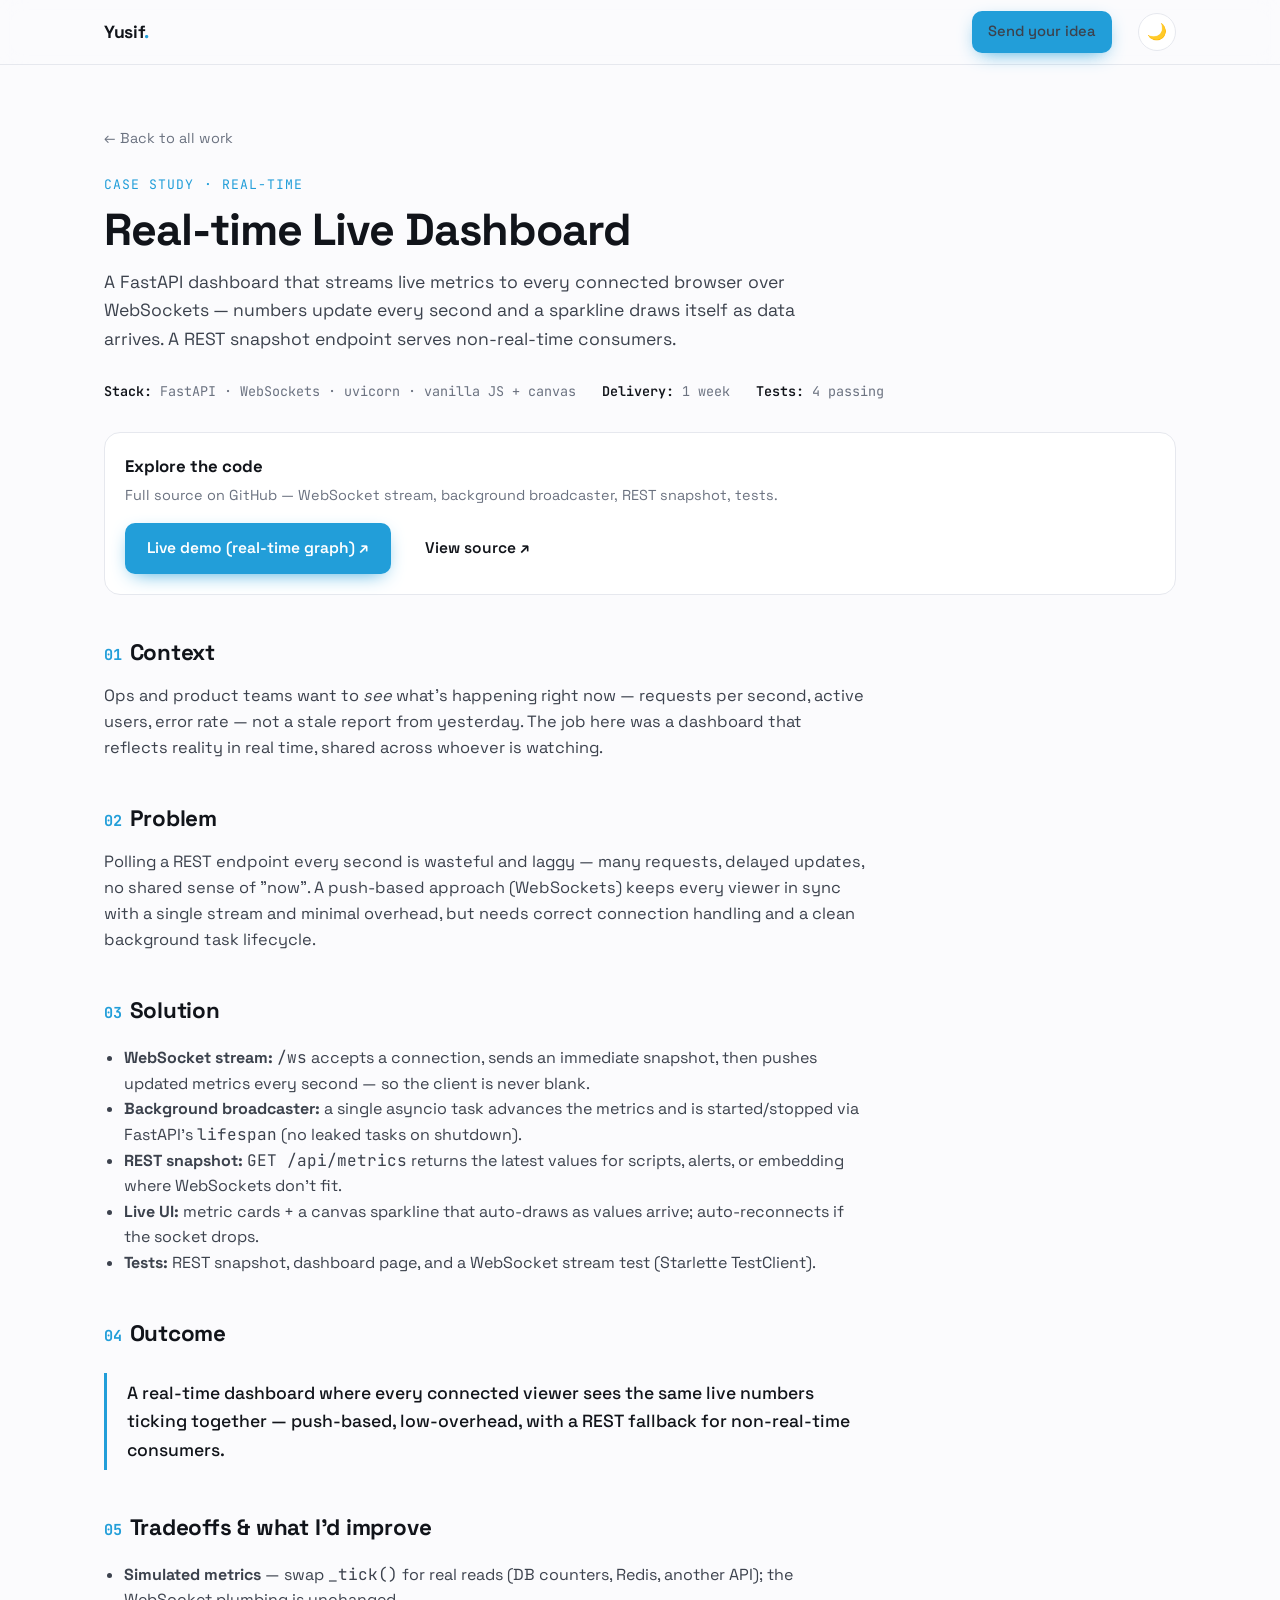
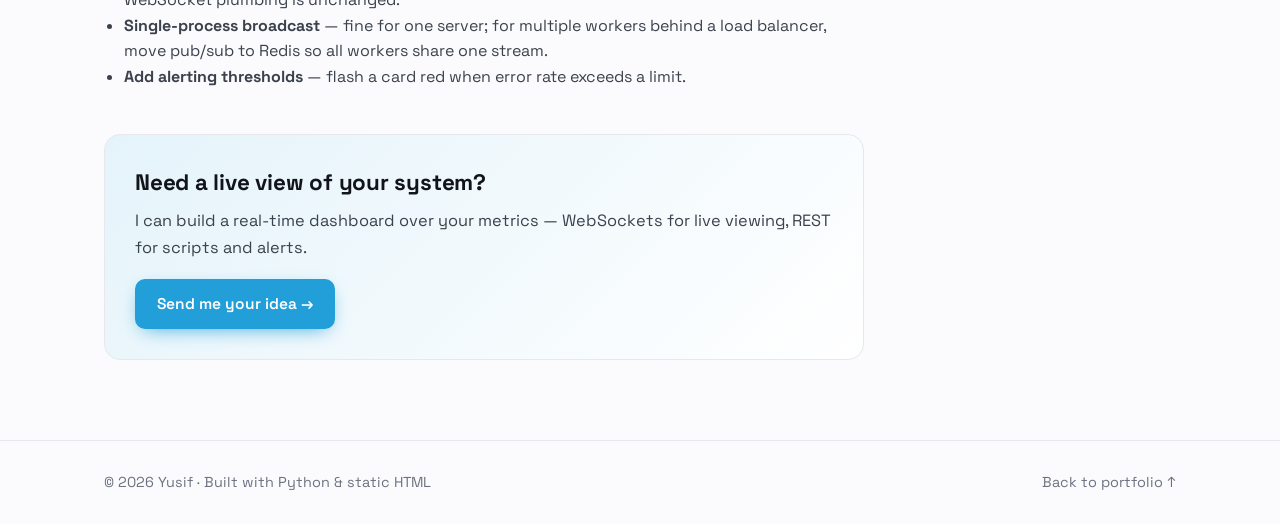
<file: projects/realtime-dashboard.html>
<!doctype html>
<html lang="ru" data-theme="light">
<head>
  <meta charset="utf-8">
  <meta name="viewport" content="width=device-width, initial-scale=1">
  <meta name="description" content="Case study: real-time WebSocket dashboard streaming live metrics to browsers.">
  <title>Case study — Real-time Live Dashboard · Yusif</title>
  <link rel="preconnect" href="https://fonts.googleapis.com">
  <link rel="preconnect" href="https://fonts.gstatic.com" crossorigin>
  <link href="https://fonts.googleapis.com/css2?family=Space+Grotesk:wght@400;500;600;700&family=JetBrains+Mono:wght@400;500;600&display=swap" rel="stylesheet">
  <link rel="stylesheet" href="../style.css">
</head>
<body>
  <header class="nav">
    <div class="container nav__inner">
      <a class="nav__brand" href="../index.html">Yusif<span>.</span></a>
      <nav class="nav__links">
        <a class="btn btn--primary btn--sm" href="../index.html#contact">Send your idea</a>
        <button class="theme-toggle" id="theme-toggle" aria-label="Toggle theme">🌙</button>
      </nav>
    </div>
  </header>

  <section class="case">
    <div class="container">
      <a class="case__back" href="../index.html#work">← Back to all work</a>
      <div class="case__head__tag">Case study · Real-time</div>
      <h1>Real-time Live Dashboard</h1>
      <p class="case__sub">A FastAPI dashboard that streams live metrics to every connected browser over WebSockets — numbers update every second and a sparkline draws itself as data arrives. A REST snapshot endpoint serves non-real-time consumers.</p>
      <div class="case__meta">
        <span><b>Stack:</b> FastAPI · WebSockets · uvicorn · vanilla JS + canvas</span>
        <span><b>Delivery:</b> 1 week</span>
        <span><b>Tests:</b> 4 passing</span>
      </div>

      <div class="case__demo">
        <div class="case__demo__left">
          <h3>Explore the code</h3>
          <p>Full source on GitHub — WebSocket stream, background broadcaster, REST snapshot, tests.</p>
        </div>
        <div style="display:flex;gap:12px;flex-wrap:wrap;">
          <a class="btn btn--primary" href="https://realtime-dashboard-j3ny.onrender.com/" target="_blank" rel="noopener">Live demo (real-time graph) ↗</a>
          <a class="btn" href="https://github.com/yusizer/realtime-dashboard" target="_blank" rel="noopener">View source ↗</a>
        </div>
      </div>

      <div class="case__body">
        <h2><span class="num">01</span>Context</h2>
        <p>Ops and product teams want to <i>see</i> what's happening right now — requests per second, active users, error rate — not a stale report from yesterday. The job here was a dashboard that reflects reality in real time, shared across whoever is watching.</p>

        <h2><span class="num">02</span>Problem</h2>
        <p>Polling a REST endpoint every second is wasteful and laggy — many requests, delayed updates, no shared sense of "now". A push-based approach (WebSockets) keeps every viewer in sync with a single stream and minimal overhead, but needs correct connection handling and a clean background task lifecycle.</p>

        <h2><span class="num">03</span>Solution</h2>
        <ul>
          <li><b>WebSocket stream:</b> <code class="mono">/ws</code> accepts a connection, sends an immediate snapshot, then pushes updated metrics every second — so the client is never blank.</li>
          <li><b>Background broadcaster:</b> a single asyncio task advances the metrics and is started/stopped via FastAPI's <code class="mono">lifespan</code> (no leaked tasks on shutdown).</li>
          <li><b>REST snapshot:</b> <code class="mono">GET /api/metrics</code> returns the latest values for scripts, alerts, or embedding where WebSockets don't fit.</li>
          <li><b>Live UI:</b> metric cards + a canvas sparkline that auto-draws as values arrive; auto-reconnects if the socket drops.</li>
          <li><b>Tests:</b> REST snapshot, dashboard page, and a WebSocket stream test (Starlette TestClient).</li>
        </ul>

        <h2><span class="num">04</span>Outcome</h2>
        <div class="case__pull">A real-time dashboard where every connected viewer sees the same live numbers ticking together — push-based, low-overhead, with a REST fallback for non-real-time consumers.</div>

        <h2><span class="num">05</span>Tradeoffs &amp; what I'd improve</h2>
        <ul>
          <li><b>Simulated metrics</b> — swap <code class="mono">_tick()</code> for real reads (DB counters, Redis, another API); the WebSocket plumbing is unchanged.</li>
          <li><b>Single-process broadcast</b> — fine for one server; for multiple workers behind a load balancer, move pub/sub to Redis so all workers share one stream.</li>
          <li><b>Add alerting thresholds</b> — flash a card red when error rate exceeds a limit.</li>
        </ul>

        <div class="case__cta">
          <h2 style="margin:0 0 8px;border:0;">Need a live view of your system?</h2>
          <p style="margin:0 0 18px;color:var(--text-soft);">I can build a real-time dashboard over your metrics — WebSockets for live viewing, REST for scripts and alerts.</p>
          <a class="btn btn--primary" href="../index.html#contact">Send me your idea →</a>
        </div>
      </div>
    </div>
  </section>

  <footer class="footer">
    <div class="container footer__inner">
      <span>© <span id="year"></span> Yusif · Built with Python &amp; static HTML</span>
      <span><a href="../index.html">Back to portfolio ↑</a></span>
    </div>
  </footer>
  <script src="../case-nav.js"></script>
</body>
</html>
</file>
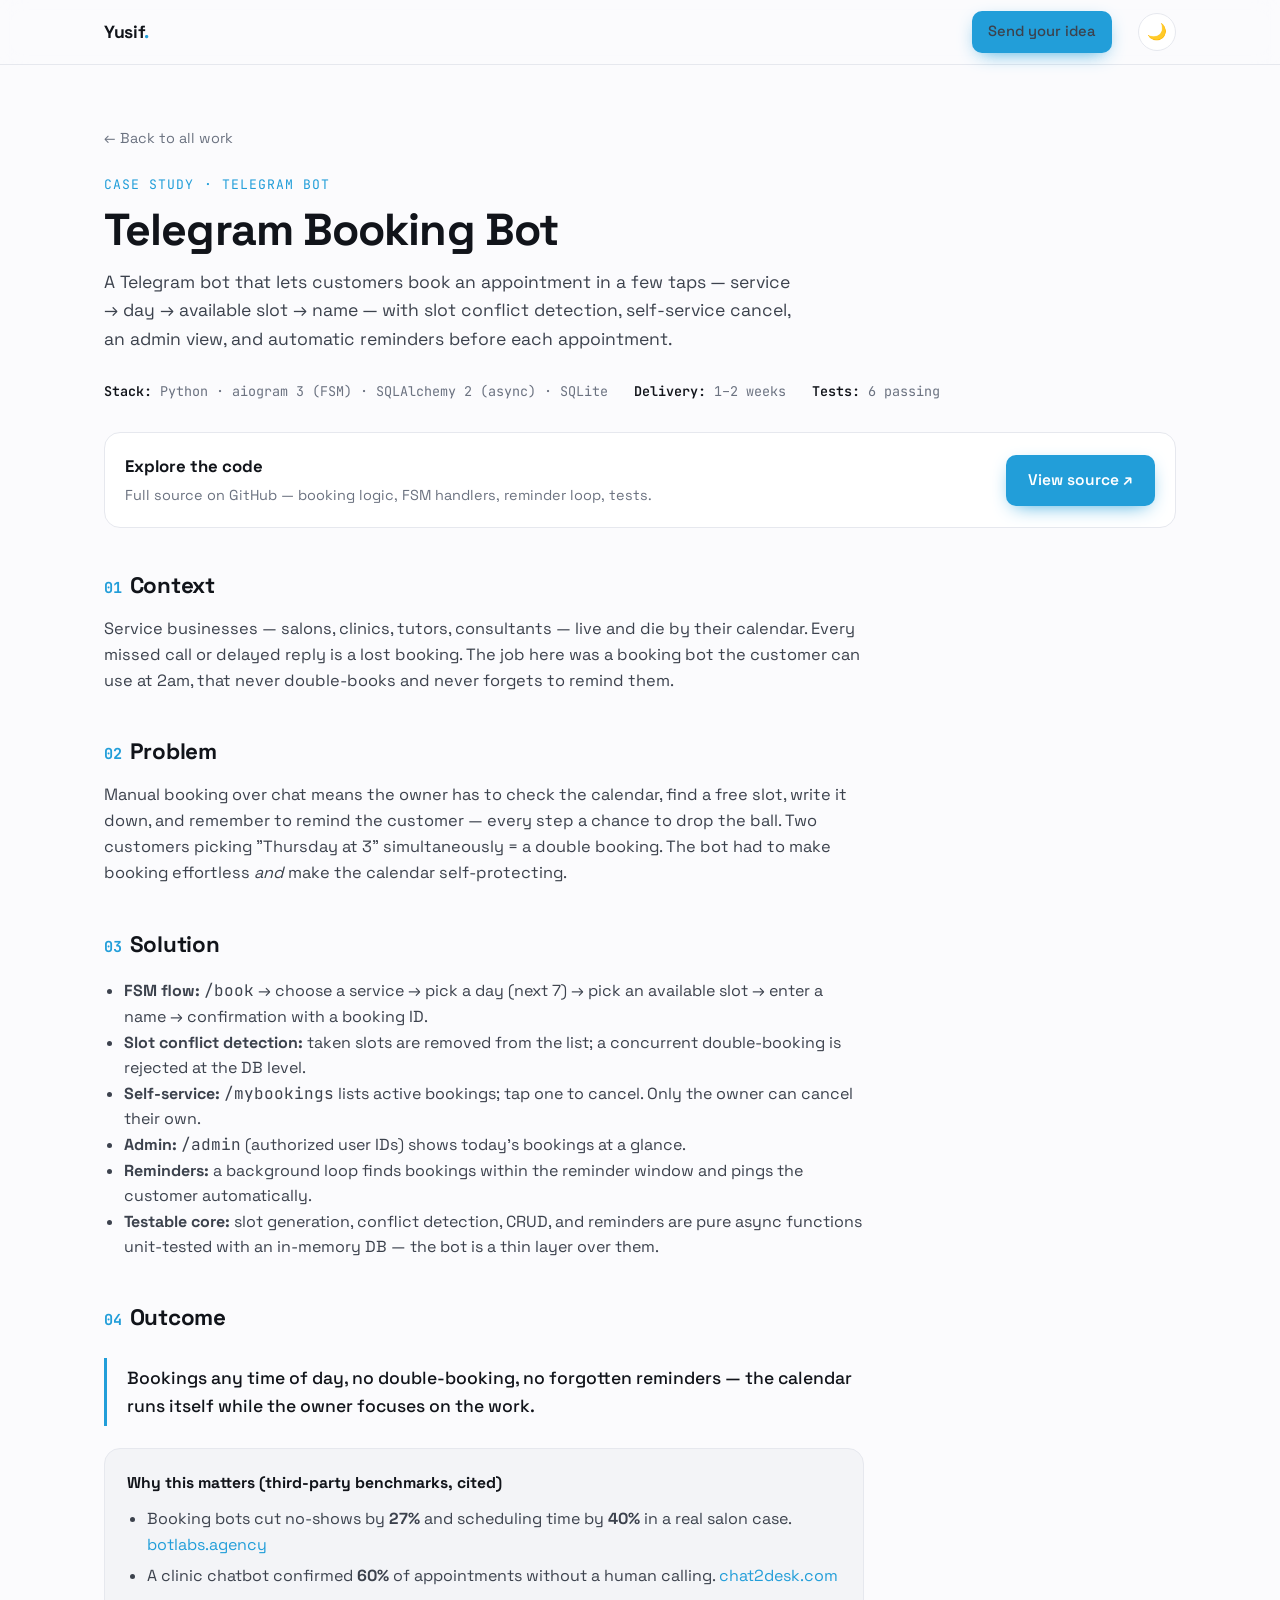
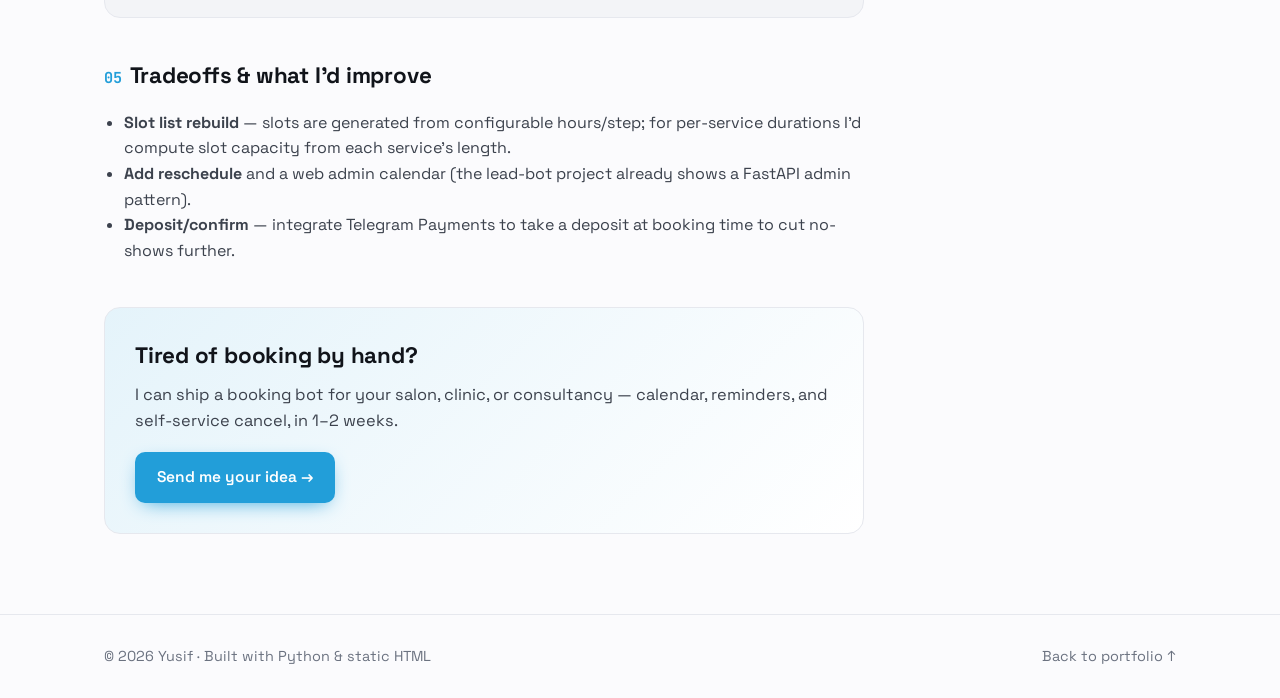
<file: projects/telegram-booking-bot.html>
<!doctype html>
<html lang="ru" data-theme="light">
<head>
  <meta charset="utf-8">
  <meta name="viewport" content="width=device-width, initial-scale=1">
  <meta name="description" content="Case study: Telegram booking bot with slot conflict detection and reminders.">
  <title>Case study — Telegram Booking Bot · Yusif</title>
  <link rel="preconnect" href="https://fonts.googleapis.com">
  <link rel="preconnect" href="https://fonts.gstatic.com" crossorigin>
  <link href="https://fonts.googleapis.com/css2?family=Space+Grotesk:wght@400;500;600;700&family=JetBrains+Mono:wght@400;500;600&display=swap" rel="stylesheet">
  <link rel="stylesheet" href="../style.css">
</head>
<body>
  <header class="nav">
    <div class="container nav__inner">
      <a class="nav__brand" href="../index.html">Yusif<span>.</span></a>
      <nav class="nav__links">
        <a class="btn btn--primary btn--sm" href="../index.html#contact">Send your idea</a>
        <button class="theme-toggle" id="theme-toggle" aria-label="Toggle theme">🌙</button>
      </nav>
    </div>
  </header>

  <section class="case">
    <div class="container">
      <a class="case__back" href="../index.html#work">← Back to all work</a>
      <div class="case__head__tag">Case study · Telegram bot</div>
      <h1>Telegram Booking Bot</h1>
      <p class="case__sub">A Telegram bot that lets customers book an appointment in a few taps — service → day → available slot → name — with slot conflict detection, self-service cancel, an admin view, and automatic reminders before each appointment.</p>
      <div class="case__meta">
        <span><b>Stack:</b> Python · aiogram 3 (FSM) · SQLAlchemy 2 (async) · SQLite</span>
        <span><b>Delivery:</b> 1–2 weeks</span>
        <span><b>Tests:</b> 6 passing</span>
      </div>

      <div class="case__demo">
        <div class="case__demo__left">
          <h3>Explore the code</h3>
          <p>Full source on GitHub — booking logic, FSM handlers, reminder loop, tests.</p>
        </div>
        <div style="display:flex;gap:12px;flex-wrap:wrap;">
          <a class="btn btn--primary" href="https://github.com/yusizer/telegram-booking-bot" target="_blank" rel="noopener">View source ↗</a>
        </div>
      </div>

      <div class="case__body">
        <h2><span class="num">01</span>Context</h2>
        <p>Service businesses — salons, clinics, tutors, consultants — live and die by their calendar. Every missed call or delayed reply is a lost booking. The job here was a booking bot the customer can use at 2am, that never double-books and never forgets to remind them.</p>

        <h2><span class="num">02</span>Problem</h2>
        <p>Manual booking over chat means the owner has to check the calendar, find a free slot, write it down, and remember to remind the customer — every step a chance to drop the ball. Two customers picking "Thursday at 3" simultaneously = a double booking. The bot had to make booking effortless <i>and</i> make the calendar self-protecting.</p>

        <h2><span class="num">03</span>Solution</h2>
        <ul>
          <li><b>FSM flow:</b> <code class="mono">/book</code> → choose a service → pick a day (next 7) → pick an available slot → enter a name → confirmation with a booking ID.</li>
          <li><b>Slot conflict detection:</b> taken slots are removed from the list; a concurrent double-booking is rejected at the DB level.</li>
          <li><b>Self-service:</b> <code class="mono">/mybookings</code> lists active bookings; tap one to cancel. Only the owner can cancel their own.</li>
          <li><b>Admin:</b> <code class="mono">/admin</code> (authorized user IDs) shows today's bookings at a glance.</li>
          <li><b>Reminders:</b> a background loop finds bookings within the reminder window and pings the customer automatically.</li>
          <li><b>Testable core:</b> slot generation, conflict detection, CRUD, and reminders are pure async functions unit-tested with an in-memory DB — the bot is a thin layer over them.</li>
        </ul>

        <h2><span class="num">04</span>Outcome</h2>
        <div class="case__pull">Bookings any time of day, no double-booking, no forgotten reminders — the calendar runs itself while the owner focuses on the work.</div>
        <div class="case__bench">
          <h4>Why this matters (third-party benchmarks, cited)</h4>
          <ul>
            <li>Booking bots cut no-shows by <b>27%</b> and scheduling time by <b>40%</b> in a real salon case. <a href="https://botlabs.agency/blog/how-a-telegram-bot-can-transform-your-beauty-salon-booking-loyalty-and-automation-in-2026/" target="_blank" rel="noopener">botlabs.agency</a></li>
            <li>A clinic chatbot confirmed <b>60%</b> of appointments without a human calling. <a href="https://chat2desk.com/en/blog/cases/a-whatsapp-chatbot-confirms-60-of-appointments-without-calling-a-case-study-of-chat2desk-and-chatme-ai" target="_blank" rel="noopener">chat2desk.com</a></li>
          </ul>
        </div>

        <h2><span class="num">05</span>Tradeoffs &amp; what I'd improve</h2>
        <ul>
          <li><b>Slot list rebuild</b> — slots are generated from configurable hours/step; for per-service durations I'd compute slot capacity from each service's length.</li>
          <li><b>Add reschedule</b> and a web admin calendar (the lead-bot project already shows a FastAPI admin pattern).</li>
          <li><b>Deposit/confirm</b> — integrate Telegram Payments to take a deposit at booking time to cut no-shows further.</li>
        </ul>

        <div class="case__cta">
          <h2 style="margin:0 0 8px;border:0;">Tired of booking by hand?</h2>
          <p style="margin:0 0 18px;color:var(--text-soft);">I can ship a booking bot for your salon, clinic, or consultancy — calendar, reminders, and self-service cancel, in 1–2 weeks.</p>
          <a class="btn btn--primary" href="../index.html#contact">Send me your idea →</a>
        </div>
      </div>
    </div>
  </section>

  <footer class="footer">
    <div class="container footer__inner">
      <span>© <span id="year"></span> Yusif · Built with Python &amp; static HTML</span>
      <span><a href="../index.html">Back to portfolio ↑</a></span>
    </div>
  </footer>
  <script src="../case-nav.js"></script>
</body>
</html>
</file>
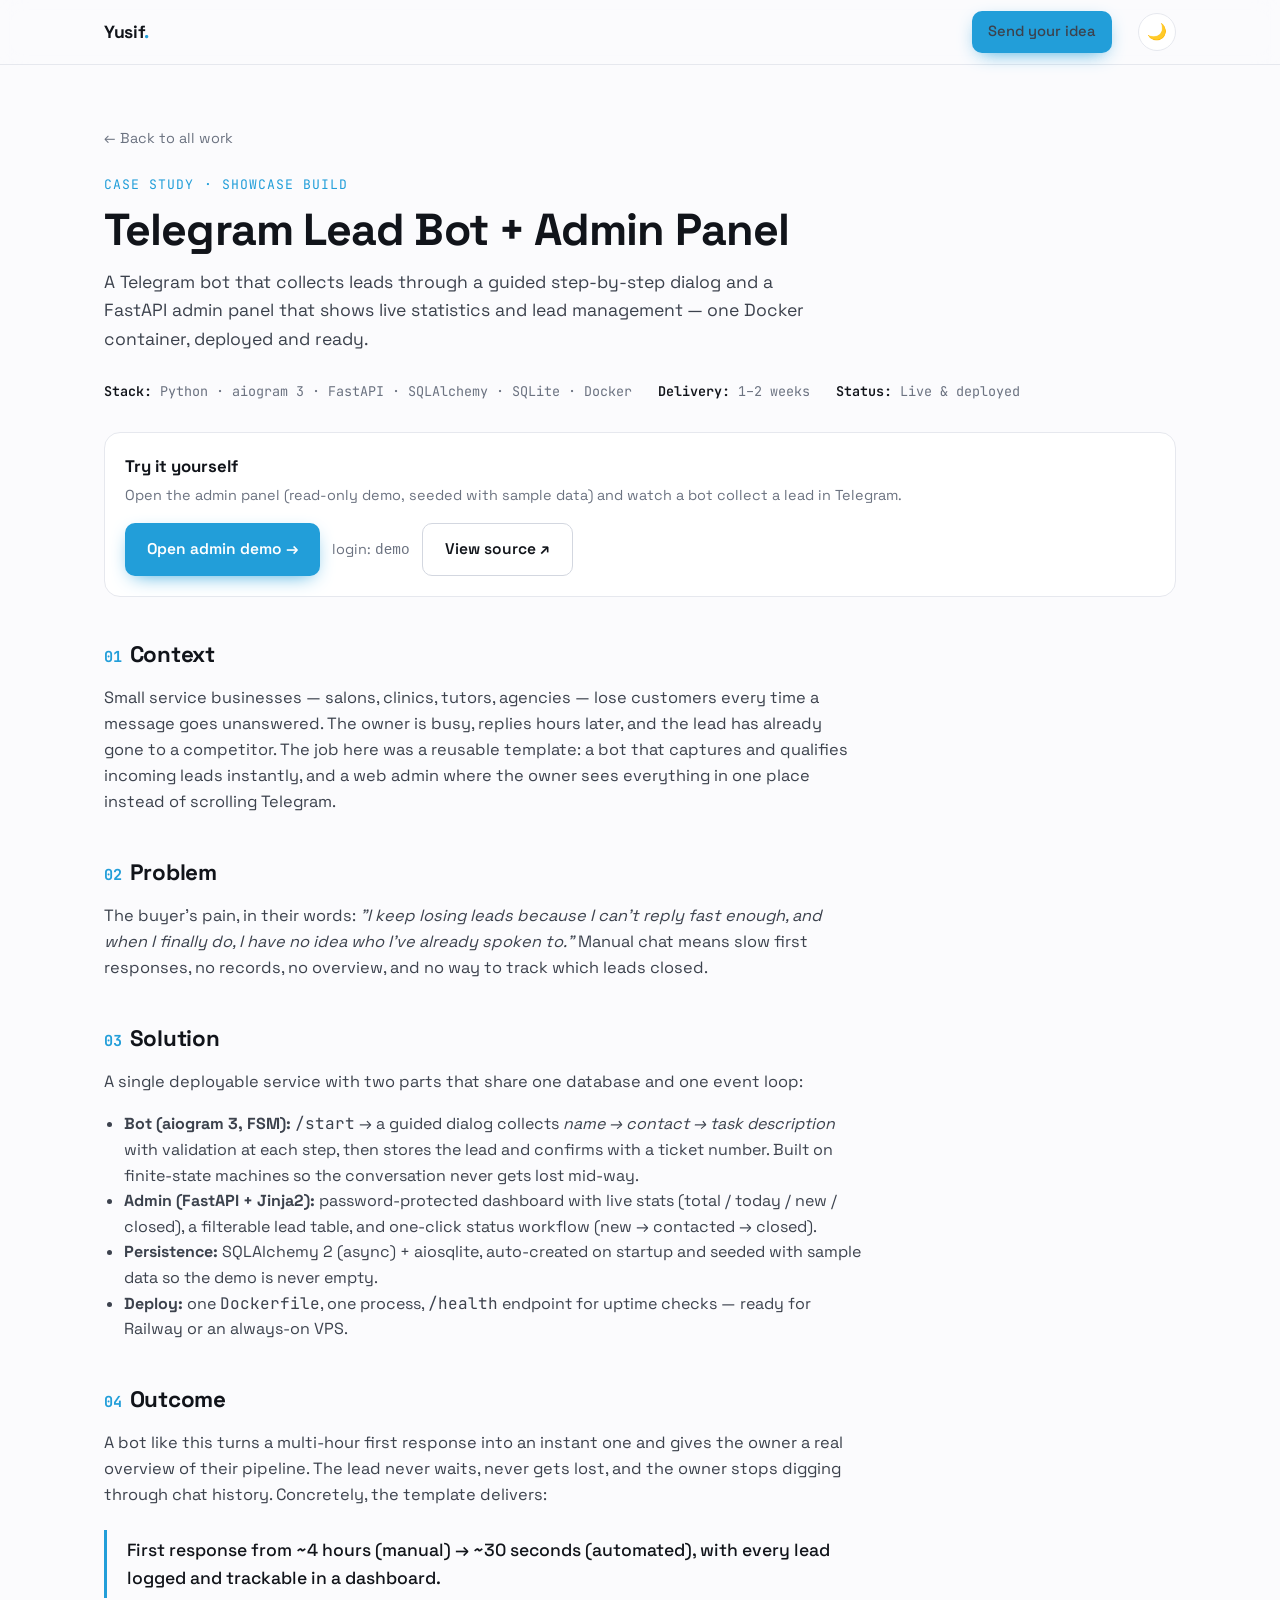
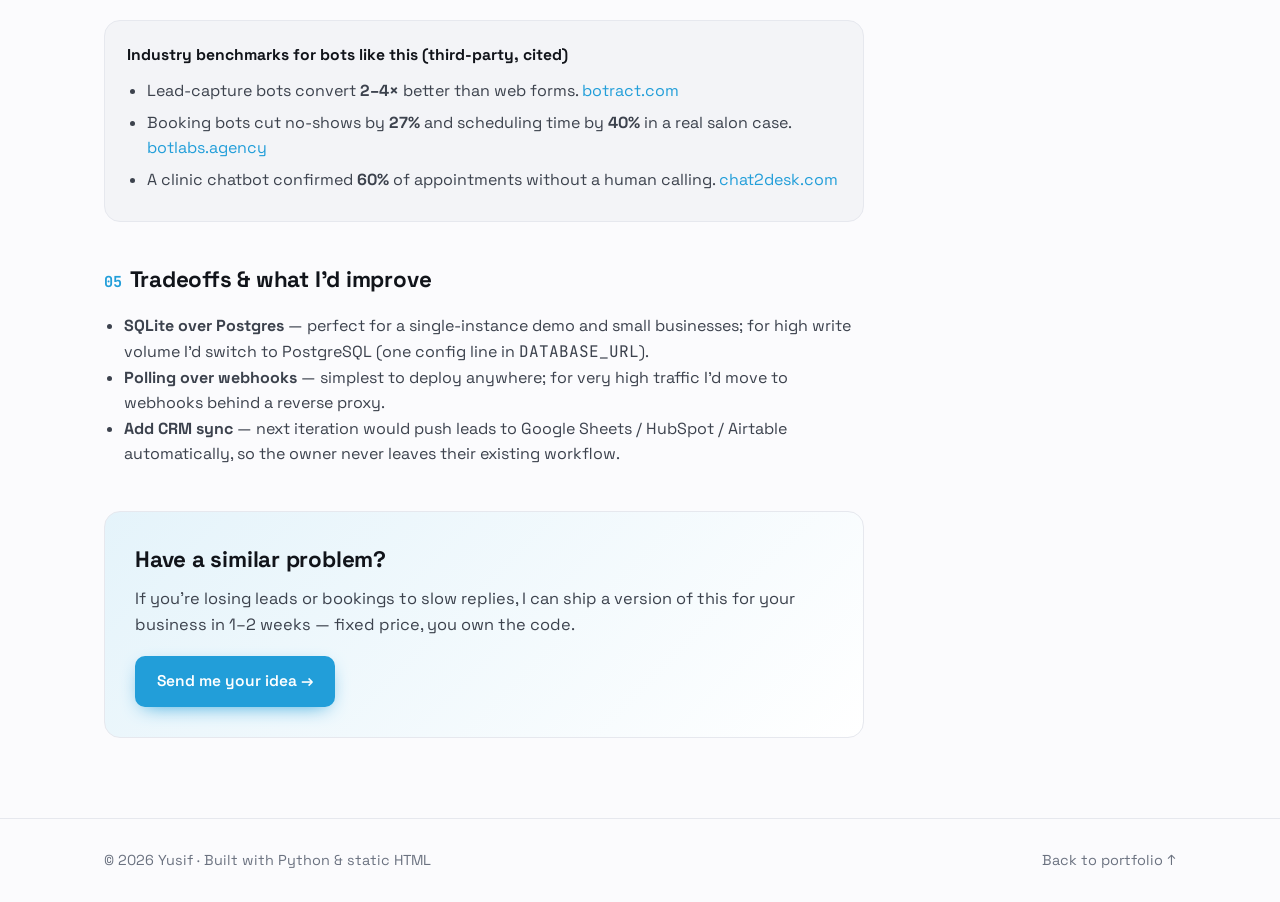
<file: projects/telegram-lead-bot-admin.html>
<!doctype html>
<html lang="ru" data-theme="light">
<head>
  <meta charset="utf-8">
  <meta name="viewport" content="width=device-width, initial-scale=1">
  <meta name="description" content="Case study: Telegram lead-collection bot with a FastAPI admin panel — problem, solution, outcome.">
  <title>Case study — Telegram Lead Bot + Admin Panel · Yusif</title>
  <link rel="preconnect" href="https://fonts.googleapis.com">
  <link rel="preconnect" href="https://fonts.gstatic.com" crossorigin>
  <link href="https://fonts.googleapis.com/css2?family=Space+Grotesk:wght@400;500;600;700&family=JetBrains+Mono:wght@400;500;600&display=swap" rel="stylesheet">
  <link rel="stylesheet" href="../style.css">
</head>
<body>

  <header class="nav">
    <div class="container nav__inner">
      <a class="nav__brand" href="../index.html">Yusif<span>.</span></a>
      <nav class="nav__links">
        <a class="btn btn--primary btn--sm" href="../index.html#contact">Send your idea</a>
        <button class="theme-toggle" id="theme-toggle" aria-label="Toggle theme">🌙</button>
      </nav>
    </div>
  </header>

  <section class="case">
    <div class="container">
      <a class="case__back" href="../index.html#work">← Back to all work</a>
      <div class="case__head__tag">Case study · Showcase build</div>
      <h1>Telegram Lead Bot + Admin Panel</h1>
      <p class="case__sub">
        A Telegram bot that collects leads through a guided step-by-step dialog and a
        FastAPI admin panel that shows live statistics and lead management — one Docker
        container, deployed and ready.
      </p>
      <div class="case__meta">
        <span><b>Stack:</b> Python · aiogram 3 · FastAPI · SQLAlchemy · SQLite · Docker</span>
        <span><b>Delivery:</b> 1–2 weeks</span>
        <span><b>Status:</b> Live &amp; deployed</span>
      </div>

      <div class="case__demo">
        <div class="case__demo__left">
          <h3>Try it yourself</h3>
          <p>Open the admin panel (read-only demo, seeded with sample data) and watch a bot collect a lead in Telegram.</p>
        </div>
        <div style="display:flex;gap:12px;flex-wrap:wrap;">
          <!-- Live admin demo on Render. Login password: demo -->
          <a class="btn btn--primary" href="https://telegram-lead-bot-admin.onrender.com" target="_blank" rel="noopener" id="demo-link">Open admin demo →</a>
          <span style="align-self:center;color:var(--muted);font-size:.9rem;">login: <code>demo</code></span>
          <a class="btn btn--ghost" href="https://github.com/yusizer/telegram-lead-bot-admin" target="_blank" rel="noopener">View source ↗</a>
        </div>
      </div>

      <div class="case__body">
        <h2><span class="num">01</span>Context</h2>
        <p>
          Small service businesses — salons, clinics, tutors, agencies — lose customers every time a
          message goes unanswered. The owner is busy, replies hours later, and the lead has already
          gone to a competitor. The job here was a reusable template: a bot that captures and
          qualifies incoming leads instantly, and a web admin where the owner sees everything in one
          place instead of scrolling Telegram.
        </p>

        <h2><span class="num">02</span>Problem</h2>
        <p>
          The buyer's pain, in their words: <em>"I keep losing leads because I can't reply fast enough,
          and when I finally do, I have no idea who I've already spoken to."</em> Manual chat means
          slow first responses, no records, no overview, and no way to track which leads closed.
        </p>

        <h2><span class="num">03</span>Solution</h2>
        <p>A single deployable service with two parts that share one database and one event loop:</p>
        <ul>
          <li><b>Bot (aiogram 3, FSM):</b> <code class="mono">/start</code> → a guided dialog collects
            <i>name → contact → task description</i> with validation at each step, then stores the lead
            and confirms with a ticket number. Built on finite-state machines so the conversation never
            gets lost mid-way.</li>
          <li><b>Admin (FastAPI + Jinja2):</b> password-protected dashboard with live stats
            (total / today / new / closed), a filterable lead table, and one-click status workflow
            (new → contacted → closed).</li>
          <li><b>Persistence:</b> SQLAlchemy 2 (async) + aiosqlite, auto-created on startup and
            seeded with sample data so the demo is never empty.</li>
          <li><b>Deploy:</b> one <code class="mono">Dockerfile</code>, one process, <code class="mono">/health</code>
            endpoint for uptime checks — ready for Railway or an always-on VPS.</li>
        </ul>

        <h2><span class="num">04</span>Outcome</h2>
        <p>
          A bot like this turns a multi-hour first response into an instant one and gives the owner a
          real overview of their pipeline. The lead never waits, never gets lost, and the owner stops
          digging through chat history. Concretely, the template delivers:
        </p>
        <div class="case__pull">
          First response from ~4 hours (manual) → ~30 seconds (automated), with every lead logged
          and trackable in a dashboard.
        </div>

        <div class="case__bench">
          <h4>Industry benchmarks for bots like this (third-party, cited)</h4>
          <ul>
            <li>Lead-capture bots convert <b>2–4×</b> better than web forms. <a href="https://www.botract.com/blog/telegram-bot-cost-pricing-guide" target="_blank" rel="noopener">botract.com</a></li>
            <li>Booking bots cut no-shows by <b>27%</b> and scheduling time by <b>40%</b> in a real salon case. <a href="https://botlabs.agency/blog/how-a-telegram-bot-can-transform-your-beauty-salon-booking-loyalty-and-automation-in-2026/" target="_blank" rel="noopener">botlabs.agency</a></li>
            <li>A clinic chatbot confirmed <b>60%</b> of appointments without a human calling. <a href="https://chat2desk.com/en/blog/cases/a-whatsapp-chatbot-confirms-60-of-appointments-without-calling-a-case-study-of-chat2desk-and-chatme-ai" target="_blank" rel="noopener">chat2desk.com</a></li>
          </ul>
        </div>

        <h2><span class="num">05</span>Tradeoffs &amp; what I'd improve</h2>
        <ul>
          <li><b>SQLite over Postgres</b> — perfect for a single-instance demo and small businesses;
            for high write volume I'd switch to PostgreSQL (one config line in <code class="mono">DATABASE_URL</code>).</li>
          <li><b>Polling over webhooks</b> — simplest to deploy anywhere; for very high traffic I'd move to
            webhooks behind a reverse proxy.</li>
          <li><b>Add CRM sync</b> — next iteration would push leads to Google Sheets / HubSpot / Airtable
            automatically, so the owner never leaves their existing workflow.</li>
        </ul>

        <div class="case__cta">
          <h2 style="margin:0 0 8px;border:0;">Have a similar problem?</h2>
          <p style="margin:0 0 18px;color:var(--text-soft);">If you're losing leads or bookings to slow replies, I can ship a version of this for your business in 1–2 weeks — fixed price, you own the code.</p>
          <a class="btn btn--primary" href="../index.html#contact">Send me your idea →</a>
        </div>
      </div>
    </div>
  </section>

  <footer class="footer">
    <div class="container footer__inner">
      <span>© <span id="year"></span> Yusif · Built with Python &amp; static HTML</span>
      <span><a href="../index.html">Back to portfolio ↑</a></span>
    </div>
  </footer>

  <script>
    // Year + theme toggle (same as main site)
    document.getElementById("year").textContent = new Date().getFullYear();
    (function () {
      const root = document.documentElement;
      const btn = document.getElementById("theme-toggle");
      const saved = localStorage.getItem("theme");
      if (saved) root.setAttribute("data-theme", saved);
      const sync = () => (btn.textContent = root.getAttribute("data-theme") === "dark" ? "☀️" : "🌙");
      sync();
      btn.addEventListener("click", () => {
        const next = root.getAttribute("data-theme") === "dark" ? "light" : "dark";
        root.setAttribute("data-theme", next);
        localStorage.setItem("theme", next);
        sync();
      });
    })();
    // Demo link is wired to the live Render admin (login: demo).
    const demoLink = document.getElementById("demo-link");
    if (demoLink.getAttribute("href") === "DEMO_URL") {
      demoLink.style.display = "none";
    }
  </script>
</body>
</html>
</file>
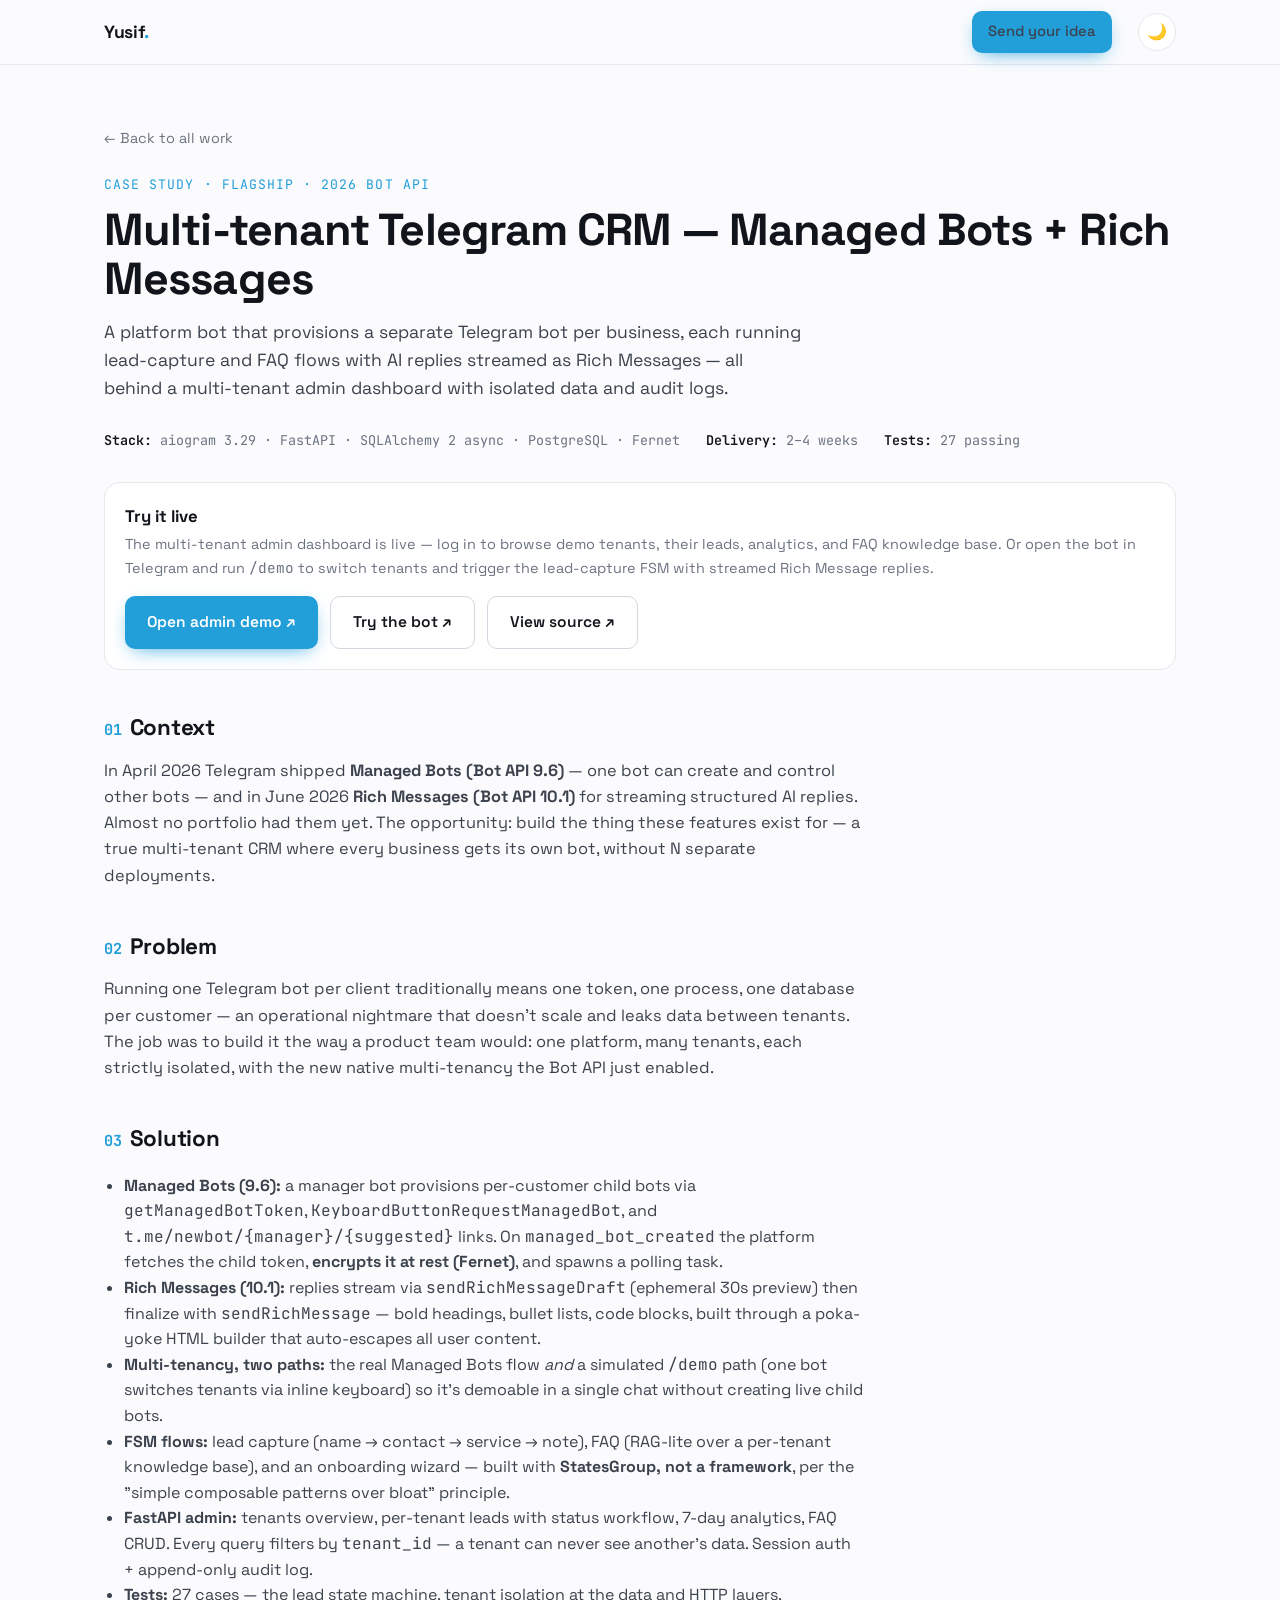
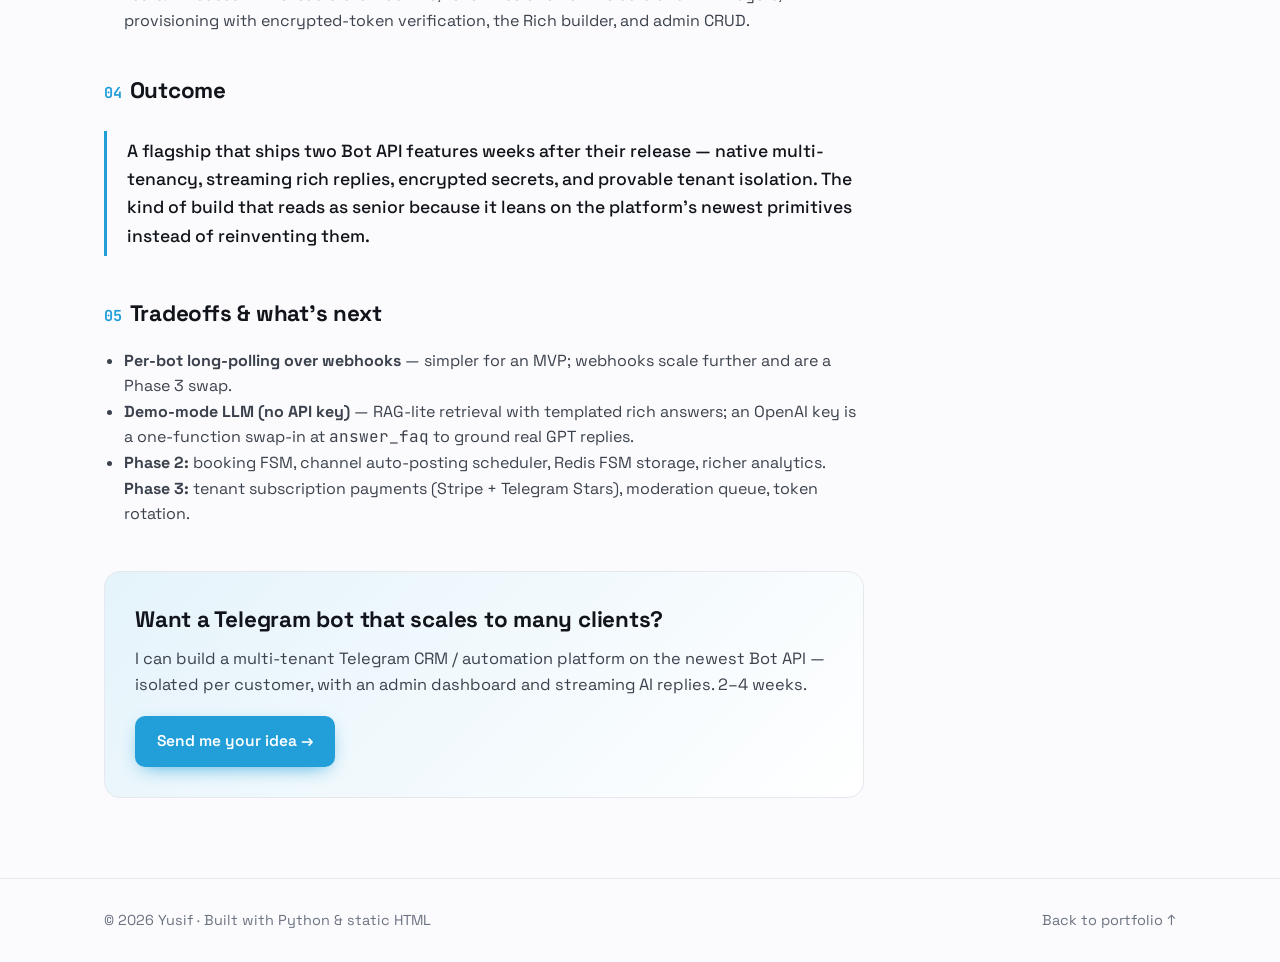
<file: projects/telegram-managed-bot-crm.html>
<!doctype html>
<html lang="ru" data-theme="light">
<head>
  <meta charset="utf-8">
  <meta name="viewport" content="width=device-width, initial-scale=1">
  <meta name="description" content="Case study: multi-tenant Telegram CRM on Managed Bots (Bot API 9.6) + Rich Messages (10.1).">
  <title>Case study — Multi-tenant Telegram CRM · Yusif</title>
  <link rel="preconnect" href="https://fonts.googleapis.com">
  <link rel="preconnect" href="https://fonts.gstatic.com" crossorigin>
  <link href="https://fonts.googleapis.com/css2?family=Space+Grotesk:wght@400;500;600;700&family=JetBrains+Mono:wght@400;500;600&display=swap" rel="stylesheet">
  <link rel="stylesheet" href="../style.css">
</head>
<body>
  <header class="nav">
    <div class="container nav__inner">
      <a class="nav__brand" href="../index.html">Yusif<span>.</span></a>
      <nav class="nav__links">
        <a class="btn btn--primary btn--sm" href="../index.html#contact">Send your idea</a>
        <button class="theme-toggle" id="theme-toggle" aria-label="Toggle theme">🌙</button>
      </nav>
    </div>
  </header>

  <section class="case">
    <div class="container">
      <a class="case__back" href="../index.html#work">← Back to all work</a>
      <div class="case__head__tag">Case study · Flagship · 2026 Bot API</div>
      <h1>Multi-tenant Telegram CRM — Managed Bots + Rich Messages</h1>
      <p class="case__sub">A platform bot that provisions a separate Telegram bot per business, each running lead-capture and FAQ flows with AI replies streamed as Rich Messages — all behind a multi-tenant admin dashboard with isolated data and audit logs.</p>
      <div class="case__meta">
        <span><b>Stack:</b> aiogram 3.29 · FastAPI · SQLAlchemy 2 async · PostgreSQL · Fernet</span>
        <span><b>Delivery:</b> 2–4 weeks</span>
        <span><b>Tests:</b> 27 passing</span>
      </div>

      <div class="case__demo">
        <div class="case__demo__left">
          <h3>Try it live</h3>
          <p>The multi-tenant admin dashboard is live — log in to browse demo tenants, their leads, analytics, and FAQ knowledge base. Or open the bot in Telegram and run <code class="mono">/demo</code> to switch tenants and trigger the lead-capture FSM with streamed Rich Message replies.</p>
        </div>
        <div style="display:flex;gap:12px;flex-wrap:wrap;">
          <a class="btn btn--primary" href="https://telegram-managed-bot-crm.onrender.com" target="_blank" rel="noopener">Open admin demo ↗</a>
          <a class="btn btn--ghost" href="https://t.me/managebotaitgpbot" target="_blank" rel="noopener">Try the bot ↗</a>
          <a class="btn btn--ghost" href="https://github.com/yusizer/telegram-managed-bot-crm" target="_blank" rel="noopener">View source ↗</a>
        </div>
      </div>

      <div class="case__body">
        <h2><span class="num">01</span>Context</h2>
        <p>In April 2026 Telegram shipped <b>Managed Bots (Bot API 9.6)</b> — one bot can create and control other bots — and in June 2026 <b>Rich Messages (Bot API 10.1)</b> for streaming structured AI replies. Almost no portfolio had them yet. The opportunity: build the thing these features exist for — a true multi-tenant CRM where every business gets its own bot, without N separate deployments.</p>

        <h2><span class="num">02</span>Problem</h2>
        <p>Running one Telegram bot per client traditionally means one token, one process, one database per customer — an operational nightmare that doesn't scale and leaks data between tenants. The job was to build it the way a product team would: one platform, many tenants, each strictly isolated, with the new native multi-tenancy the Bot API just enabled.</p>

        <h2><span class="num">03</span>Solution</h2>
        <ul>
          <li><b>Managed Bots (9.6):</b> a manager bot provisions per-customer child bots via <code class="mono">getManagedBotToken</code>, <code class="mono">KeyboardButtonRequestManagedBot</code>, and <code class="mono">t.me/newbot/{manager}/{suggested}</code> links. On <code class="mono">managed_bot_created</code> the platform fetches the child token, <b>encrypts it at rest (Fernet)</b>, and spawns a polling task.</li>
          <li><b>Rich Messages (10.1):</b> replies stream via <code class="mono">sendRichMessageDraft</code> (ephemeral 30s preview) then finalize with <code class="mono">sendRichMessage</code> — bold headings, bullet lists, code blocks, built through a poka-yoke HTML builder that auto-escapes all user content.</li>
          <li><b>Multi-tenancy, two paths:</b> the real Managed Bots flow <i>and</i> a simulated <code class="mono">/demo</code> path (one bot switches tenants via inline keyboard) so it's demoable in a single chat without creating live child bots.</li>
          <li><b>FSM flows:</b> lead capture (name → contact → service → note), FAQ (RAG-lite over a per-tenant knowledge base), and an onboarding wizard — built with <b>StatesGroup, not a framework</b>, per the "simple composable patterns over bloat" principle.</li>
          <li><b>FastAPI admin:</b> tenants overview, per-tenant leads with status workflow, 7-day analytics, FAQ CRUD. Every query filters by <code class="mono">tenant_id</code> — a tenant can never see another's data. Session auth + append-only audit log.</li>
          <li><b>Tests:</b> 27 cases — the lead state machine, tenant isolation at the data and HTTP layers, provisioning with encrypted-token verification, the Rich builder, and admin CRUD.</li>
        </ul>

        <h2><span class="num">04</span>Outcome</h2>
        <div class="case__pull">A flagship that ships two Bot API features weeks after their release — native multi-tenancy, streaming rich replies, encrypted secrets, and provable tenant isolation. The kind of build that reads as senior because it leans on the platform's newest primitives instead of reinventing them.</div>

        <h2><span class="num">05</span>Tradeoffs &amp; what's next</h2>
        <ul>
          <li><b>Per-bot long-polling over webhooks</b> — simpler for an MVP; webhooks scale further and are a Phase 3 swap.</li>
          <li><b>Demo-mode LLM (no API key)</b> — RAG-lite retrieval with templated rich answers; an OpenAI key is a one-function swap-in at <code class="mono">answer_faq</code> to ground real GPT replies.</li>
          <li><b>Phase 2:</b> booking FSM, channel auto-posting scheduler, Redis FSM storage, richer analytics. <b>Phase 3:</b> tenant subscription payments (Stripe + Telegram Stars), moderation queue, token rotation.</li>
        </ul>

        <div class="case__cta">
          <h2 style="margin:0 0 8px;border:0;">Want a Telegram bot that scales to many clients?</h2>
          <p style="margin:0 0 18px;color:var(--text-soft);">I can build a multi-tenant Telegram CRM / automation platform on the newest Bot API — isolated per customer, with an admin dashboard and streaming AI replies. 2–4 weeks.</p>
          <a class="btn btn--primary" href="../index.html#contact">Send me your idea →</a>
        </div>
      </div>
    </div>
  </section>

  <footer class="footer">
    <div class="container footer__inner">
      <span>© <span id="year"></span> Yusif · Built with Python &amp; static HTML</span>
      <span><a href="../index.html">Back to portfolio ↑</a></span>
    </div>
  </footer>
  <script src="../case-nav.js"></script>
</body>
</html>
</file>
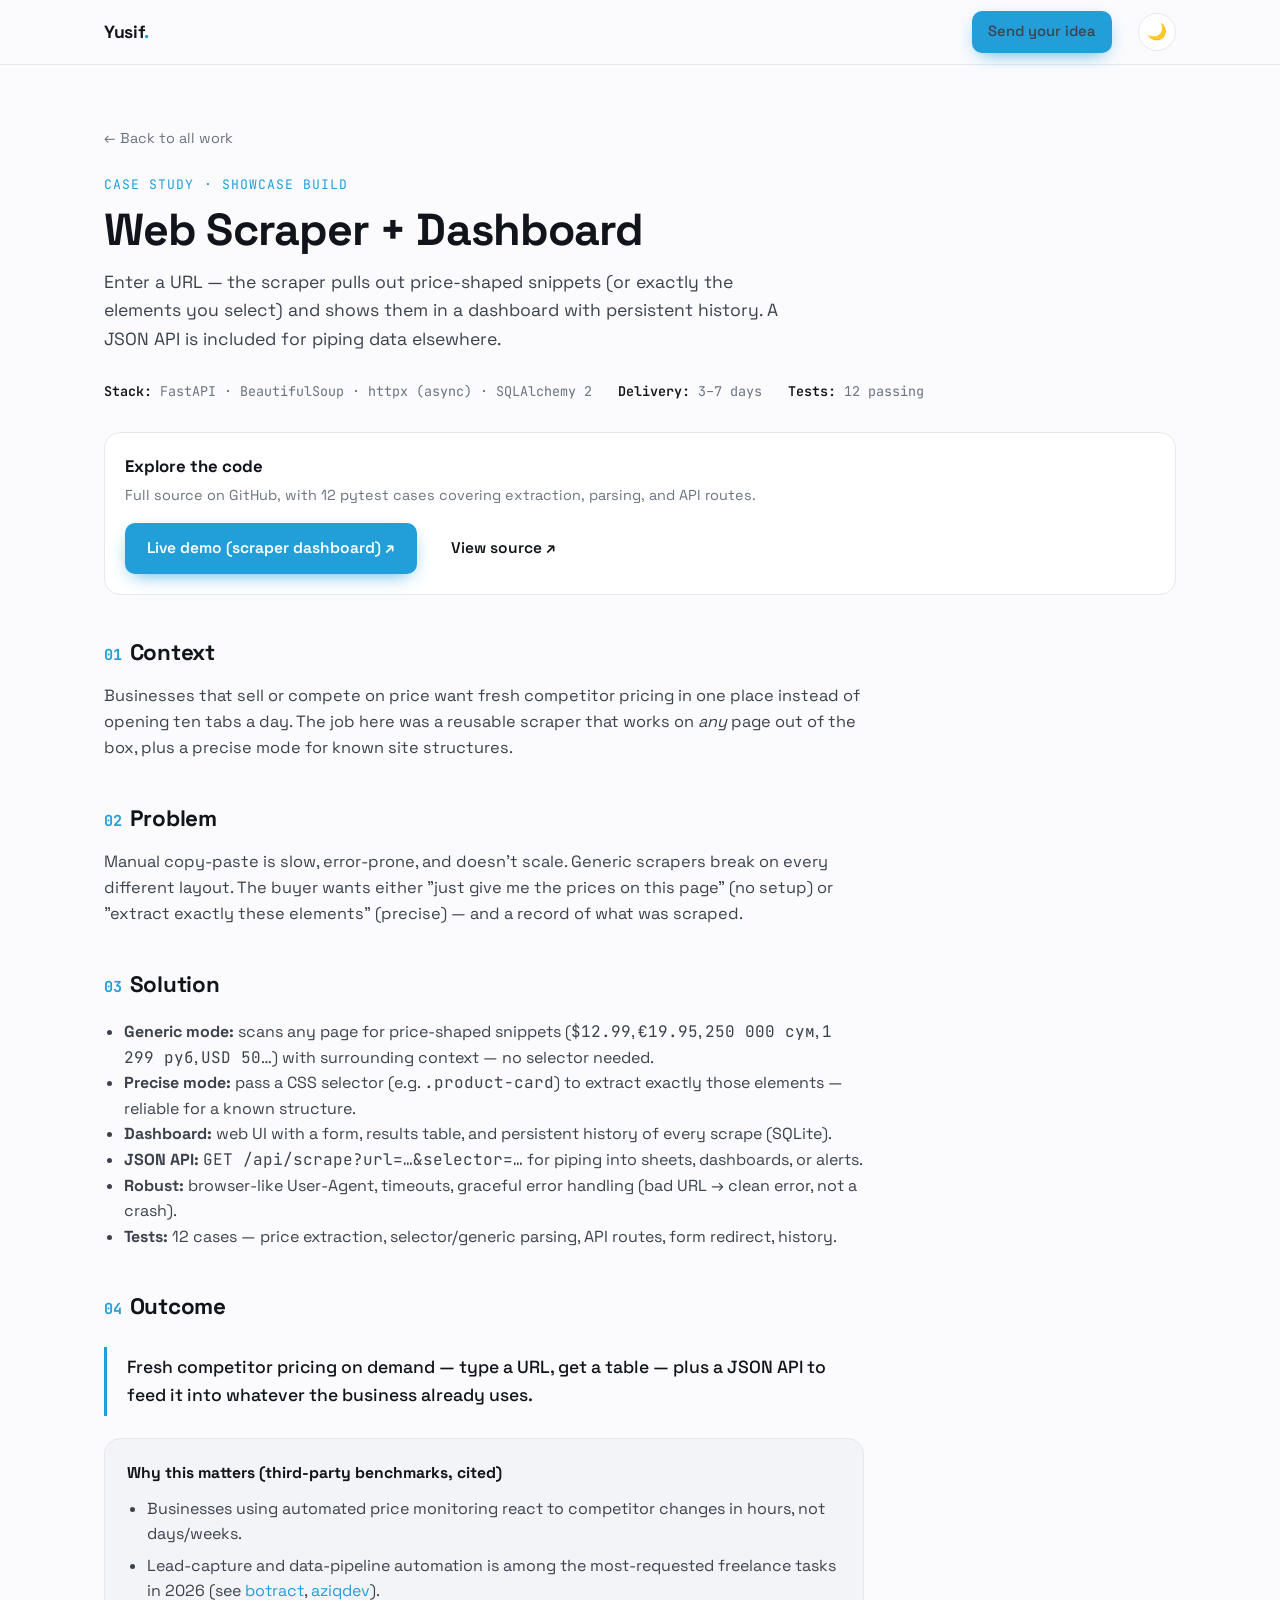
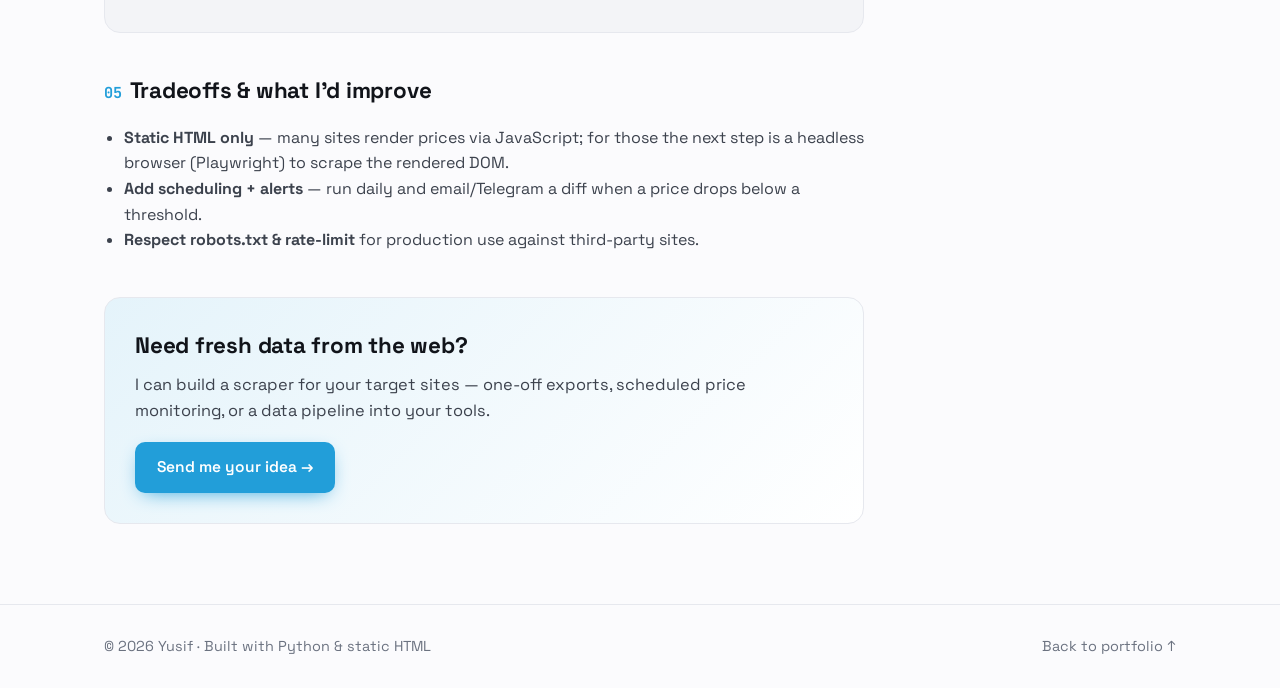
<file: projects/web-scraper-dashboard.html>
<!doctype html>
<html lang="ru" data-theme="light">
<head>
  <meta charset="utf-8">
  <meta name="viewport" content="width=device-width, initial-scale=1">
  <meta name="description" content="Case study: web scraper that extracts prices from any page and shows them in a dashboard.">
  <title>Case study — Web Scraper + Dashboard · Yusif</title>
  <link rel="preconnect" href="https://fonts.googleapis.com">
  <link rel="preconnect" href="https://fonts.gstatic.com" crossorigin>
  <link href="https://fonts.googleapis.com/css2?family=Space+Grotesk:wght@400;500;600;700&family=JetBrains+Mono:wght@400;500;600&display=swap" rel="stylesheet">
  <link rel="stylesheet" href="../style.css">
</head>
<body>
  <header class="nav">
    <div class="container nav__inner">
      <a class="nav__brand" href="../index.html">Yusif<span>.</span></a>
      <nav class="nav__links">
        <a class="btn btn--primary btn--sm" href="../index.html#contact">Send your idea</a>
        <button class="theme-toggle" id="theme-toggle" aria-label="Toggle theme">🌙</button>
      </nav>
    </div>
  </header>

  <section class="case">
    <div class="container">
      <a class="case__back" href="../index.html#work">← Back to all work</a>
      <div class="case__head__tag">Case study · Showcase build</div>
      <h1>Web Scraper + Dashboard</h1>
      <p class="case__sub">Enter a URL — the scraper pulls out price-shaped snippets (or exactly the elements you select) and shows them in a dashboard with persistent history. A JSON API is included for piping data elsewhere.</p>
      <div class="case__meta">
        <span><b>Stack:</b> FastAPI · BeautifulSoup · httpx (async) · SQLAlchemy 2</span>
        <span><b>Delivery:</b> 3–7 days</span>
        <span><b>Tests:</b> 12 passing</span>
      </div>

      <div class="case__demo">
        <div class="case__demo__left">
          <h3>Explore the code</h3>
          <p>Full source on GitHub, with 12 pytest cases covering extraction, parsing, and API routes.</p>
        </div>
        <div style="display:flex;gap:12px;flex-wrap:wrap;">
          <a class="btn btn--primary" href="https://web-scraper-dashboard-ba4x.onrender.com/" target="_blank" rel="noopener">Live demo (scraper dashboard) ↗</a>
          <a class="btn" href="https://github.com/yusizer/web-scraper-dashboard" target="_blank" rel="noopener">View source ↗</a>
        </div>
      </div>

      <div class="case__body">
        <h2><span class="num">01</span>Context</h2>
        <p>Businesses that sell or compete on price want fresh competitor pricing in one place instead of opening ten tabs a day. The job here was a reusable scraper that works on <i>any</i> page out of the box, plus a precise mode for known site structures.</p>

        <h2><span class="num">02</span>Problem</h2>
        <p>Manual copy-paste is slow, error-prone, and doesn't scale. Generic scrapers break on every different layout. The buyer wants either "just give me the prices on this page" (no setup) or "extract exactly these elements" (precise) — and a record of what was scraped.</p>

        <h2><span class="num">03</span>Solution</h2>
        <ul>
          <li><b>Generic mode:</b> scans any page for price-shaped snippets (<code class="mono">$12.99</code>, <code class="mono">€19.95</code>, <code class="mono">250 000 сум</code>, <code class="mono">1 299 руб</code>, <code class="mono">USD 50</code>…) with surrounding context — no selector needed.</li>
          <li><b>Precise mode:</b> pass a CSS selector (e.g. <code class="mono">.product-card</code>) to extract exactly those elements — reliable for a known structure.</li>
          <li><b>Dashboard:</b> web UI with a form, results table, and persistent history of every scrape (SQLite).</li>
          <li><b>JSON API:</b> <code class="mono">GET /api/scrape?url=…&amp;selector=…</code> for piping into sheets, dashboards, or alerts.</li>
          <li><b>Robust:</b> browser-like User-Agent, timeouts, graceful error handling (bad URL → clean error, not a crash).</li>
          <li><b>Tests:</b> 12 cases — price extraction, selector/generic parsing, API routes, form redirect, history.</li>
        </ul>

        <h2><span class="num">04</span>Outcome</h2>
        <div class="case__pull">Fresh competitor pricing on demand — type a URL, get a table — plus a JSON API to feed it into whatever the business already uses.</div>
        <div class="case__bench">
          <h4>Why this matters (third-party benchmarks, cited)</h4>
          <ul>
            <li>Businesses using automated price monitoring react to competitor changes in hours, not days/weeks.</li>
            <li>Lead-capture and data-pipeline automation is among the most-requested freelance tasks in 2026 (see <a href="https://www.botract.com/blog/telegram-bot-cost-pricing-guide" target="_blank" rel="noopener">botract</a>, <a href="https://aziqdev.com/blog/telegram-bot-development-cost" target="_blank" rel="noopener">aziqdev</a>).</li>
          </ul>
        </div>

        <h2><span class="num">05</span>Tradeoffs &amp; what I'd improve</h2>
        <ul>
          <li><b>Static HTML only</b> — many sites render prices via JavaScript; for those the next step is a headless browser (Playwright) to scrape the rendered DOM.</li>
          <li><b>Add scheduling + alerts</b> — run daily and email/Telegram a diff when a price drops below a threshold.</li>
          <li><b>Respect robots.txt &amp; rate-limit</b> for production use against third-party sites.</li>
        </ul>

        <div class="case__cta">
          <h2 style="margin:0 0 8px;border:0;">Need fresh data from the web?</h2>
          <p style="margin:0 0 18px;color:var(--text-soft);">I can build a scraper for your target sites — one-off exports, scheduled price monitoring, or a data pipeline into your tools.</p>
          <a class="btn btn--primary" href="../index.html#contact">Send me your idea →</a>
        </div>
      </div>
    </div>
  </section>

  <footer class="footer">
    <div class="container footer__inner">
      <span>© <span id="year"></span> Yusif · Built with Python &amp; static HTML</span>
      <span><a href="../index.html">Back to portfolio ↑</a></span>
    </div>
  </footer>
  <script src="../case-nav.js"></script>
</body>
</html>
</file>
<file: style.css>
/* ============================================================
   Portfolio — design system
   Fonts: Space Grotesk (display) + JetBrains Mono (accents)
   Accent: Telegram blue. Light default + dark toggle.
   ============================================================ */

:root {
  --accent: #229ED9;
  --accent-2: #1c7cb0;
  --good: #16a34a;
  --warn: #d97706;

  --maxw: 1120px;
  --radius: 16px;
  --radius-sm: 10px;

  --font-display: "Space Grotesk", system-ui, sans-serif;
  --font-mono: "JetBrains Mono", ui-monospace, "SFMono-Regular", monospace;

  --ease: cubic-bezier(.22, 1, .36, 1);
}

/* Light theme (default) */
:root,
[data-theme="light"] {
  --bg: #fbfbfd;
  --bg-soft: #f3f4f7;
  --bg-elev: #ffffff;
  --border: #e6e8ee;
  --border-strong: #d3d7e0;
  --text: #11141a;
  --text-soft: #3c424d;
  --muted: #6b7280;
  --hero-glow: rgba(34, 158, 217, .14);
  --card-glow: rgba(17, 20, 26, .04);
}

/* Dark theme */
[data-theme="dark"] {
  --bg: #0d1117;
  --bg-soft: #131822;
  --bg-elev: #161c27;
  --border: #232b39;
  --border-strong: #2f3a4d;
  --text: #e6e9ef;
  --text-soft: #c2c8d2;
  --muted: #8b94a3;
  --hero-glow: rgba(34, 158, 217, .22);
  --card-glow: rgba(0, 0, 0, .25);
}

* { box-sizing: border-box; }
html { scroll-behavior: smooth; }

body {
  margin: 0;
  font-family: var(--font-display);
  background: var(--bg);
  color: var(--text);
  line-height: 1.6;
  -webkit-font-smoothing: antialiased;
  transition: background .3s var(--ease), color .3s var(--ease);
}

a { color: inherit; text-decoration: none; }
.mono { font-family: var(--font-mono); }

/* ---------- Layout ---------- */
.container { max-width: var(--maxw); margin: 0 auto; padding: 0 24px; }
.section { padding: 88px 0; }
.section--soft { background: var(--bg-soft); }
.section__head { max-width: 640px; margin-bottom: 40px; }
.section__tag {
  font-family: var(--font-mono); font-size: .8rem; color: var(--accent);
  letter-spacing: .08em; text-transform: uppercase; font-weight: 600;
}
.section__head h2 {
  font-size: clamp(1.7rem, 3.5vw, 2.5rem); font-weight: 700;
  margin: 10px 0 10px; letter-spacing: -.02em; line-height: 1.15;
}
.section__head p { color: var(--muted); margin: 0; font-size: 1.05rem; }

/* ---------- Buttons ---------- */
.btn {
  display: inline-flex; align-items: center; gap: 8px;
  padding: 13px 22px; border-radius: var(--radius-sm);
  font-weight: 600; font-size: .97rem; cursor: pointer; border: none;
  transition: transform .15s var(--ease), background .2s, border-color .2s, box-shadow .2s;
  font-family: var(--font-display);
}
.btn--primary { background: var(--accent); color: #fff; box-shadow: 0 6px 20px -8px var(--accent); }
.btn--primary:hover { background: var(--accent-2); transform: translateY(-2px); }
.btn--ghost { background: transparent; color: var(--text); border: 1px solid var(--border-strong); }
.btn--ghost:hover { border-color: var(--accent); color: var(--accent); transform: translateY(-2px); }
.btn--sm { padding: 9px 16px; font-size: .88rem; }

/* ---------- Nav ---------- */
.nav {
  position: sticky; top: 0; z-index: 50;
  background: color-mix(in srgb, var(--bg) 82%, transparent);
  backdrop-filter: blur(12px); -webkit-backdrop-filter: blur(12px);
  border-bottom: 1px solid var(--border);
}
.nav__inner { display: flex; align-items: center; justify-content: space-between; height: 64px; }
.nav__brand { font-weight: 700; font-size: 1.1rem; letter-spacing: -.02em; }
.nav__brand span { color: var(--accent); }
.nav__links { display: flex; align-items: center; gap: 26px; }
.nav__links a {
  color: var(--text-soft); font-size: .92rem; font-weight: 500; position: relative;
  transition: color .2s;
}
.nav__links a:hover { color: var(--text); }
.nav__links a.active { color: var(--accent); }
.nav__links a.active::after {
  content: ""; position: absolute; left: 0; right: 0; bottom: -22px; height: 2px; background: var(--accent);
}
.theme-toggle {
  background: var(--bg-elev); border: 1px solid var(--border); border-radius: 999px;
  width: 38px; height: 38px; cursor: pointer; font-size: 1rem; color: var(--text);
  display: inline-flex; align-items: center; justify-content: center; transition: border-color .2s;
}
.theme-toggle:hover { border-color: var(--accent); }
@media (max-width: 720px) {
  .nav__links a:not(.btn):not(.theme-toggle) { display: none; }
}

/* ---------- Hero ---------- */
.hero { position: relative; overflow: hidden; padding: 96px 0 72px; }
.hero__bg {
  position: absolute; inset: 0; z-index: 0; pointer-events: none;
  background:
    radial-gradient(60% 60% at 70% 0%, var(--hero-glow), transparent 70%),
    radial-gradient(40% 40% at 10% 20%, color-mix(in srgb, var(--accent) 8%, transparent), transparent 70%);
}
.hero__inner { position: relative; z-index: 1; max-width: 820px; }
.hero__badge {
  display: inline-flex; align-items: center; gap: 8px;
  font-family: var(--font-mono); font-size: .82rem; color: var(--good);
  background: color-mix(in srgb, var(--good) 12%, transparent);
  padding: 6px 14px; border-radius: 999px; margin-bottom: 24px; font-weight: 600;
}
.hero__badge .dot { width: 8px; height: 8px; border-radius: 50%; background: var(--good); box-shadow: 0 0 0 0 var(--good); animation: pulse 2s infinite; }
@keyframes pulse { 0%{box-shadow:0 0 0 0 color-mix(in srgb,var(--good) 60%,transparent)} 70%{box-shadow:0 0 0 8px transparent} 100%{box-shadow:0 0 0 0 transparent} }
.hero h1 {
  font-size: clamp(2.2rem, 6vw, 3.8rem); font-weight: 700;
  line-height: 1.05; letter-spacing: -.03em; margin: 0 0 22px;
}
.hero h1 .accent { color: var(--accent); }
.hero__lead { font-size: clamp(1.05rem, 2vw, 1.25rem); color: var(--text-soft); max-width: 640px; margin: 0 0 32px; }
.hero__cta { display: flex; gap: 14px; flex-wrap: wrap; margin-bottom: 44px; }

/* Stats bar (Fiverr-trust style) */
.statsbar {
  display: flex; flex-wrap: wrap; gap: 8px 26px;
  padding: 18px 22px; background: var(--bg-elev); border: 1px solid var(--border);
  border-radius: var(--radius); max-width: 760px;
}
.statsbar__item { display: flex; align-items: center; gap: 8px; font-size: .9rem; color: var(--text-soft); }
.statsbar__item strong { color: var(--text); font-weight: 700; }
.statsbar__item .ic { color: var(--accent); }

/* ---------- Trust strip ---------- */
.trust { padding: 26px 0; border-bottom: 1px solid var(--border); background: var(--bg-elev); }
.trust__inner { display: flex; flex-wrap: wrap; gap: 14px 34px; align-items: center; justify-content: center; color: var(--muted); font-size: .88rem; }
.trust__inner b { color: var(--text-soft); font-weight: 600; }
.trust__sep { color: var(--border-strong); }

/* ---------- Services ---------- */
.grid-3 { display: grid; grid-template-columns: repeat(auto-fit, minmax(280px, 1fr)); gap: 20px; }
.card {
  background: var(--bg-elev); border: 1px solid var(--border); border-radius: var(--radius);
  padding: 26px; transition: border-color .2s, transform .15s var(--ease), box-shadow .25s;
}
.card:hover { border-color: var(--border-strong); transform: translateY(-3px); box-shadow: 0 20px 40px -24px var(--card-glow); }
.service__icon { font-size: 1.8rem; margin-bottom: 14px; }
.service h3 { margin: 0 0 6px; font-size: 1.2rem; font-weight: 700; }
.service__outcome { color: var(--accent); font-size: .92rem; font-weight: 600; margin: 0 0 14px; }
.service ul { margin: 0 0 14px; padding-left: 18px; color: var(--text-soft); font-size: .94rem; }
.service ul li { margin-bottom: 5px; }
.service__time { font-family: var(--font-mono); font-size: .8rem; color: var(--muted); }

/* ---------- Projects ---------- */
.projects-grid { display: grid; grid-template-columns: repeat(auto-fill, minmax(330px, 1fr)); gap: 20px; }
.projects-grid.has-hover .project-card:not(:hover) { opacity: .45; transform: scale(.985); }
.project-card {
  background: var(--bg-elev); border: 1px solid var(--border); border-radius: var(--radius);
  padding: 24px; display: flex; flex-direction: column; transition: opacity .25s var(--ease), transform .25s var(--ease), border-color .2s;
}
.project-card:hover { border-color: var(--accent); }
.project-card__top { display: flex; justify-content: space-between; align-items: flex-start; gap: 10px; margin-bottom: 12px; }
.project-card__emoji { font-size: 1.5rem; }
.badge { font-size: .72rem; font-weight: 700; padding: 4px 10px; border-radius: 999px; white-space: nowrap; }
.badge--live { background: color-mix(in srgb, var(--good) 14%, transparent); color: var(--good); }
.badge--wip { background: color-mix(in srgb, var(--warn) 14%, transparent); color: var(--warn); }
.project-card h3 { margin: 0 0 10px; font-size: 1.15rem; font-weight: 700; }
.project-card__metric {
  font-family: var(--font-mono); font-size: .95rem; font-weight: 600; color: var(--text);
  background: var(--bg-soft); border: 1px solid var(--border); border-radius: var(--radius-sm);
  padding: 10px 12px; margin-bottom: 12px;
}
.project-card__metric .num { color: var(--accent); }
.project-card p { color: var(--muted); font-size: .92rem; margin: 0 0 14px; }
.tags { display: flex; flex-wrap: wrap; gap: 6px; margin-bottom: 16px; }
.tag {
  font-family: var(--font-mono); font-size: .72rem; color: var(--text-soft);
  background: var(--bg-soft); border: 1px solid var(--border); padding: 3px 8px; border-radius: 6px;
}
.project-card__links { margin-top: auto; display: flex; gap: 14px; flex-wrap: wrap; }
.project-card__links a { font-size: .9rem; font-weight: 600; }
.link--accent { color: var(--accent); }
.link--accent:hover { color: var(--accent-2); }
.link--muted { color: var(--muted); cursor: default; }

/* ---------- Process ---------- */
.process { display: grid; grid-template-columns: repeat(auto-fit, minmax(220px, 1fr)); gap: 20px; counter-reset: step; }
.step {
  position: relative; padding: 26px 22px 22px; background: var(--bg-elev);
  border: 1px solid var(--border); border-radius: var(--radius);
}
.step::before {
  counter-increment: step; content: "0" counter(step);
  font-family: var(--font-mono); font-size: 1.1rem; font-weight: 700; color: var(--accent);
}
.step h3 { margin: 12px 0 6px; font-size: 1.08rem; font-weight: 700; }
.step p { margin: 0; color: var(--muted); font-size: .92rem; }

/* ---------- Pricing ---------- */
.price-grid { display: grid; grid-template-columns: repeat(auto-fill, minmax(240px, 1fr)); gap: 18px; }
.price-card {
  background: var(--bg-elev); border: 1px solid var(--border); border-radius: var(--radius);
  padding: 24px; display: flex; flex-direction: column; position: relative;
}
.price-card--featured { border-color: var(--accent); box-shadow: 0 0 0 1px var(--accent), 0 20px 40px -24px var(--accent); }
.price-card__flag {
  position: absolute; top: -11px; left: 24px; background: var(--accent); color: #fff;
  font-size: .7rem; font-weight: 700; padding: 4px 10px; border-radius: 999px; letter-spacing: .04em;
}
.price-card h3 { margin: 0 0 4px; font-size: 1.1rem; font-weight: 700; }
.price-card__for { color: var(--muted); font-size: .82rem; margin: 0 0 16px; }
.price-card__price { font-family: var(--font-mono); font-size: 1.7rem; font-weight: 700; color: var(--text); }
.price-card__price small { font-size: .8rem; color: var(--muted); font-weight: 500; }
.price-card ul { margin: 14px 0 18px; padding-left: 18px; color: var(--text-soft); font-size: .9rem; }
.price-card ul li { margin-bottom: 6px; }
.price-card__time { font-family: var(--font-mono); font-size: .78rem; color: var(--muted); margin-bottom: 16px; }
.price-note { color: var(--muted); font-size: .88rem; margin-top: 22px; }
.price-note b { color: var(--text-soft); }

/* ---------- FAQ ---------- */
.faq { max-width: 820px; }
.faq__item { border-bottom: 1px solid var(--border); }
.faq__q {
  width: 100%; background: none; border: none; text-align: left; cursor: pointer;
  font-family: var(--font-display); font-size: 1.02rem; font-weight: 600; color: var(--text);
  padding: 20px 0; display: flex; justify-content: space-between; gap: 16px; align-items: center;
}
.faq__q .pm { color: var(--accent); font-size: 1.3rem; transition: transform .2s; flex-shrink: 0; }
.faq__item.open .pm { transform: rotate(45deg); }
.faq__a { max-height: 0; overflow: hidden; transition: max-height .3s var(--ease); color: var(--text-soft); }
.faq__a-inner { padding: 0 0 20px; font-size: .96rem; }

/* ---------- Security ---------- */
.security {
  background: linear-gradient(135deg, color-mix(in srgb, var(--accent) 10%, var(--bg-elev)), var(--bg-elev));
  border: 1px solid var(--border); border-radius: var(--radius); padding: 34px;
}
.security__grid { display: grid; grid-template-columns: repeat(auto-fit, minmax(200px, 1fr)); gap: 20px; margin-top: 20px; }
.security__item h4 { margin: 0 0 4px; font-size: .98rem; font-weight: 700; }
.security__item p { margin: 0; color: var(--muted); font-size: .88rem; }
.security__item .ic { color: var(--good); margin-right: 6px; }

/* ---------- About ---------- */
.about { display: grid; grid-template-columns: 1.1fr .9fr; gap: 50px; align-items: start; }
@media (max-width: 760px) { .about { grid-template-columns: 1fr; gap: 30px; } }
.about__copy p { color: var(--text-soft); font-size: 1.02rem; margin: 0 0 16px; }
.about__bullets { list-style: none; padding: 0; margin: 18px 0 0; }
.about__bullets li { padding: 10px 0; border-top: 1px solid var(--border); color: var(--text-soft); }
.about__bullets li:first-child { border-top: none; }
.about__bullets b { color: var(--text); }
.timeline { position: relative; padding-left: 24px; }
.timeline::before { content: ""; position: absolute; left: 5px; top: 6px; bottom: 6px; width: 2px; background: var(--border); }
.timeline__item { position: relative; padding-bottom: 22px; }
.timeline__item::before {
  content: ""; position: absolute; left: -24px; top: 6px; width: 12px; height: 12px;
  border-radius: 50%; background: var(--accent); box-shadow: 0 0 0 3px var(--bg);
}
.timeline__when { font-family: var(--font-mono); font-size: .78rem; color: var(--accent); }
.timeline__item h4 { margin: 4px 0 2px; font-size: 1rem; font-weight: 700; }
.timeline__item p { margin: 0; color: var(--muted); font-size: .88rem; }

/* ---------- Contact ---------- */
.contact { display: grid; grid-template-columns: 1fr 1.1fr; gap: 40px; align-items: start; }
@media (max-width: 760px) { .contact { grid-template-columns: 1fr; } }
.contact__copy h2 { font-size: clamp(1.6rem, 3vw, 2.1rem); font-weight: 700; margin: 0 0 12px; letter-spacing: -.02em; }
.contact__copy p { color: var(--muted); margin: 0 0 14px; }
.contact__points { list-style: none; padding: 0; margin: 18px 0 0; }
.contact__points li { display: flex; gap: 10px; padding: 8px 0; color: var(--text-soft); font-size: .94rem; }
.contact__points .ic { color: var(--accent); }
.form {
  background: var(--bg-elev); border: 1px solid var(--border); border-radius: var(--radius); padding: 26px;
}
.form__row { margin-bottom: 16px; }
.form__row label { display: block; font-size: .85rem; font-weight: 600; margin-bottom: 6px; color: var(--text-soft); }
.form input, .form select, .form textarea {
  width: 100%; padding: 11px 13px; border-radius: var(--radius-sm);
  border: 1px solid var(--border-strong); background: var(--bg); color: var(--text);
  font-family: var(--font-display); font-size: .94rem; transition: border-color .2s;
}
.form input:focus, .form select:focus, .form textarea:focus { outline: none; border-color: var(--accent); }
.form textarea { min-height: 90px; resize: vertical; }
.form__grid { display: grid; grid-template-columns: 1fr 1fr; gap: 14px; }
@media (max-width: 520px) { .form__grid { grid-template-columns: 1fr; } }
.form__msg { font-size: .9rem; margin-top: 6px; }
.form__msg.ok { color: var(--good); }
.form__msg.err { color: var(--warn); }
.form__note { font-size: .78rem; color: var(--muted); margin-top: 12px; }
.form__note a { color: var(--accent); }

/* ---------- Footer ---------- */
.footer { border-top: 1px solid var(--border); padding: 30px 0; color: var(--muted); font-size: .9rem; }
.footer__inner { display: flex; justify-content: space-between; gap: 14px; flex-wrap: wrap; align-items: center; }
.footer a:hover { color: var(--accent); }

/* ---------- Case study page ---------- */
.case { padding: 60px 0 80px; }
.case__back { display: inline-flex; gap: 6px; align-items: center; color: var(--muted); font-size: .9rem; margin-bottom: 24px; }
.case__back:hover { color: var(--accent); }
.case__head__tag { font-family: var(--font-mono); color: var(--accent); font-size: .82rem; letter-spacing: .08em; text-transform: uppercase; }
.case h1 { font-size: clamp(1.9rem, 4vw, 2.8rem); font-weight: 700; letter-spacing: -.02em; margin: 10px 0 14px; line-height: 1.1; }
.case__sub { color: var(--text-soft); font-size: 1.1rem; max-width: 700px; margin: 0 0 28px; }
.case__meta { display: flex; flex-wrap: wrap; gap: 10px 26px; font-family: var(--font-mono); font-size: .84rem; color: var(--muted); margin-bottom: 30px; }
.case__meta b { color: var(--text); font-weight: 600; }
.case__demo {
  background: var(--bg-elev); border: 1px solid var(--border); border-radius: var(--radius);
  padding: 20px; margin-bottom: 40px; display: flex; flex-wrap: wrap; gap: 16px; align-items: center; justify-content: space-between;
}
.case__demo__left h3 { margin: 0 0 4px; font-size: 1.05rem; }
.case__demo__left p { margin: 0; color: var(--muted); font-size: .9rem; }
.case__body { max-width: 760px; }
.case__body h2 { font-size: 1.4rem; font-weight: 700; margin: 40px 0 12px; letter-spacing: -.01em; }
.case__body h2 .num { font-family: var(--font-mono); color: var(--accent); font-size: .95rem; margin-right: 8px; }
.case__body p { color: var(--text-soft); font-size: 1.02rem; margin: 0 0 14px; }
.case__body ul { color: var(--text-soft); padding-left: 20px; }
.case__pull {
  border-left: 3px solid var(--accent); padding: 6px 0 6px 20px; margin: 22px 0;
  color: var(--text); font-size: 1.1rem; font-weight: 500;
}
.case__bench { background: var(--bg-soft); border: 1px solid var(--border); border-radius: var(--radius); padding: 22px; margin: 22px 0; }
.case__bench h4 { margin: 0 0 10px; font-size: .98rem; }
.case__bench ul { margin: 0; }
.case__bench li { margin-bottom: 6px; }
.case__bench a { color: var(--accent); }
.case__cta { margin-top: 44px; padding: 30px; background: linear-gradient(135deg, color-mix(in srgb, var(--accent) 12%, var(--bg-elev)), var(--bg-elev)); border: 1px solid var(--border); border-radius: var(--radius); }

/* ---------- Animations ---------- */
@keyframes fadeUp { from { opacity: 0; transform: translateY(18px); } to { opacity: 1; transform: none; } }
.reveal { opacity: 0; }
.reveal.in { animation: fadeUp .7s var(--ease) both; }
.d1 { animation-delay: .08s; } .d2 { animation-delay: .16s; } .d3 { animation-delay: .24s; }
.d4 { animation-delay: .32s; } .d5 { animation-delay: .40s; } .d6 { animation-delay: .48s; }

@media (prefers-reduced-motion: reduce) {
  * { animation: none !important; transition: none !important; }
  .reveal { opacity: 1; }
}
</file>
